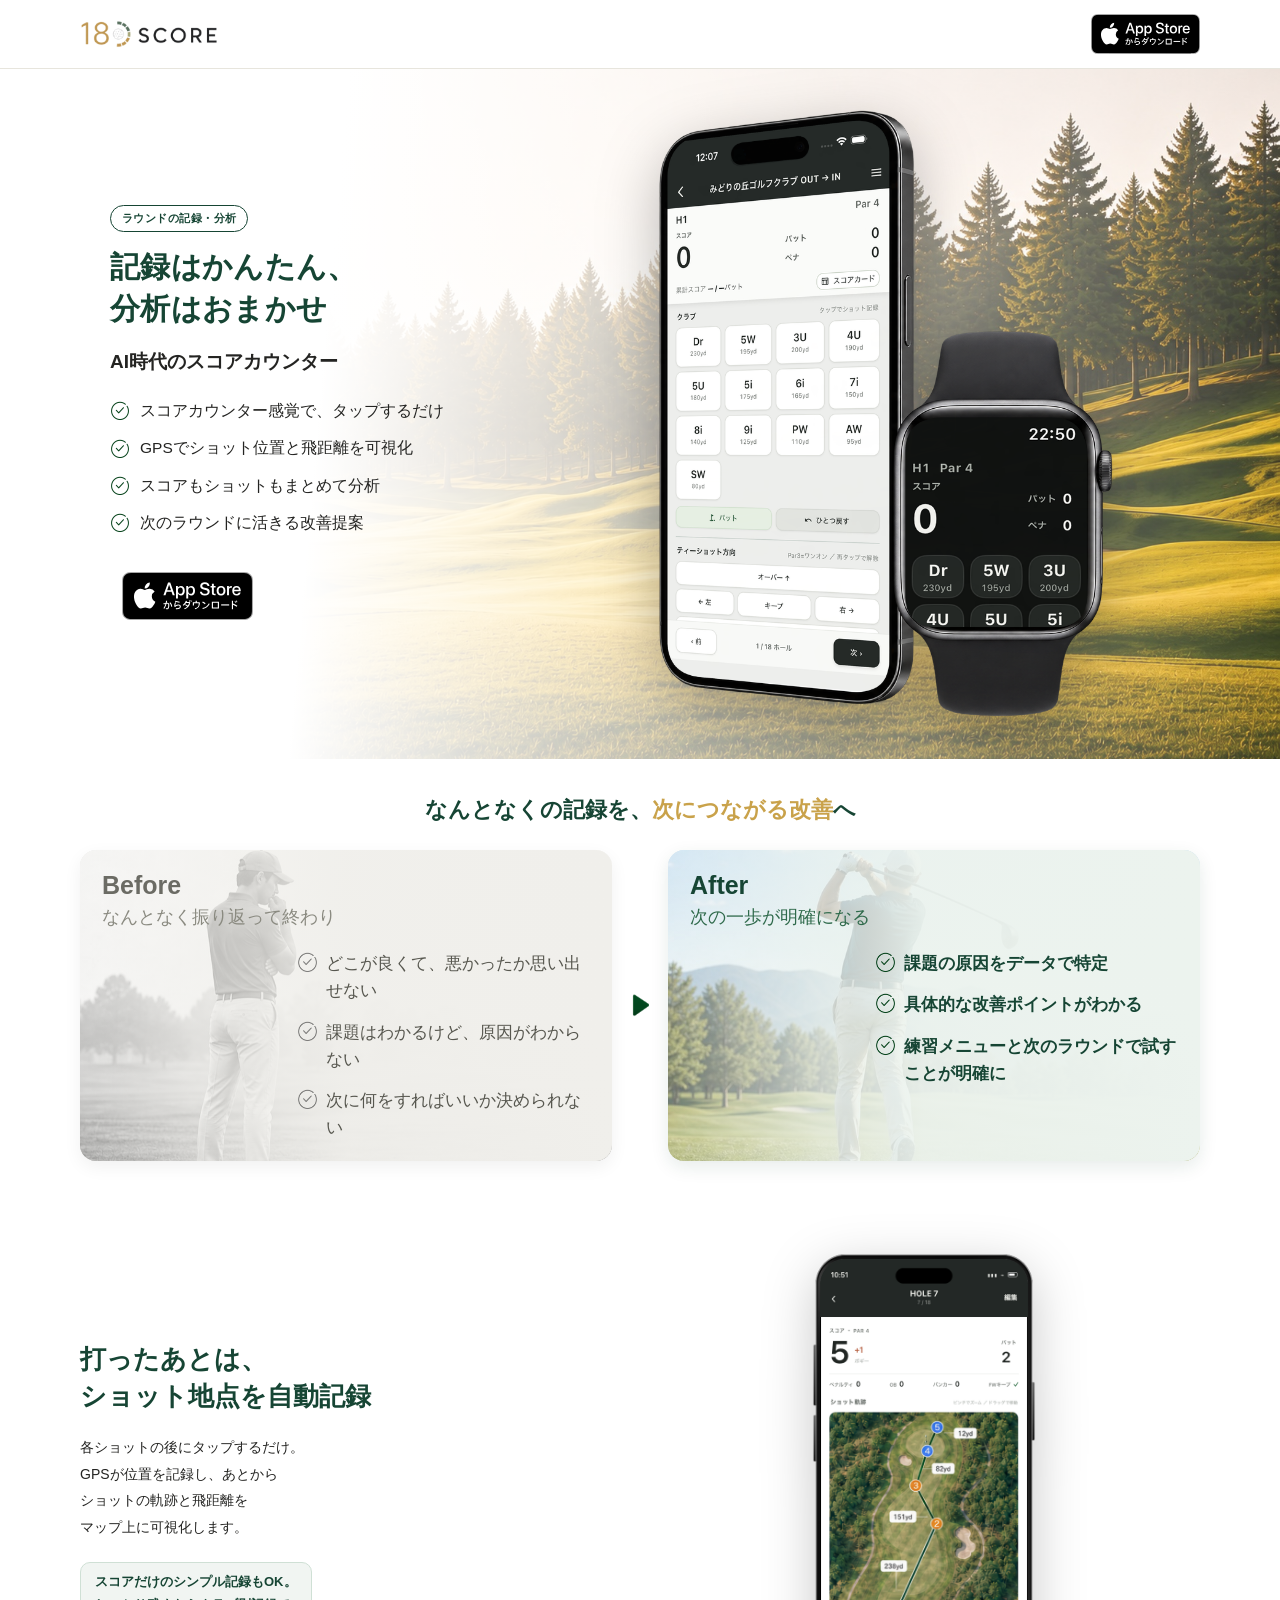
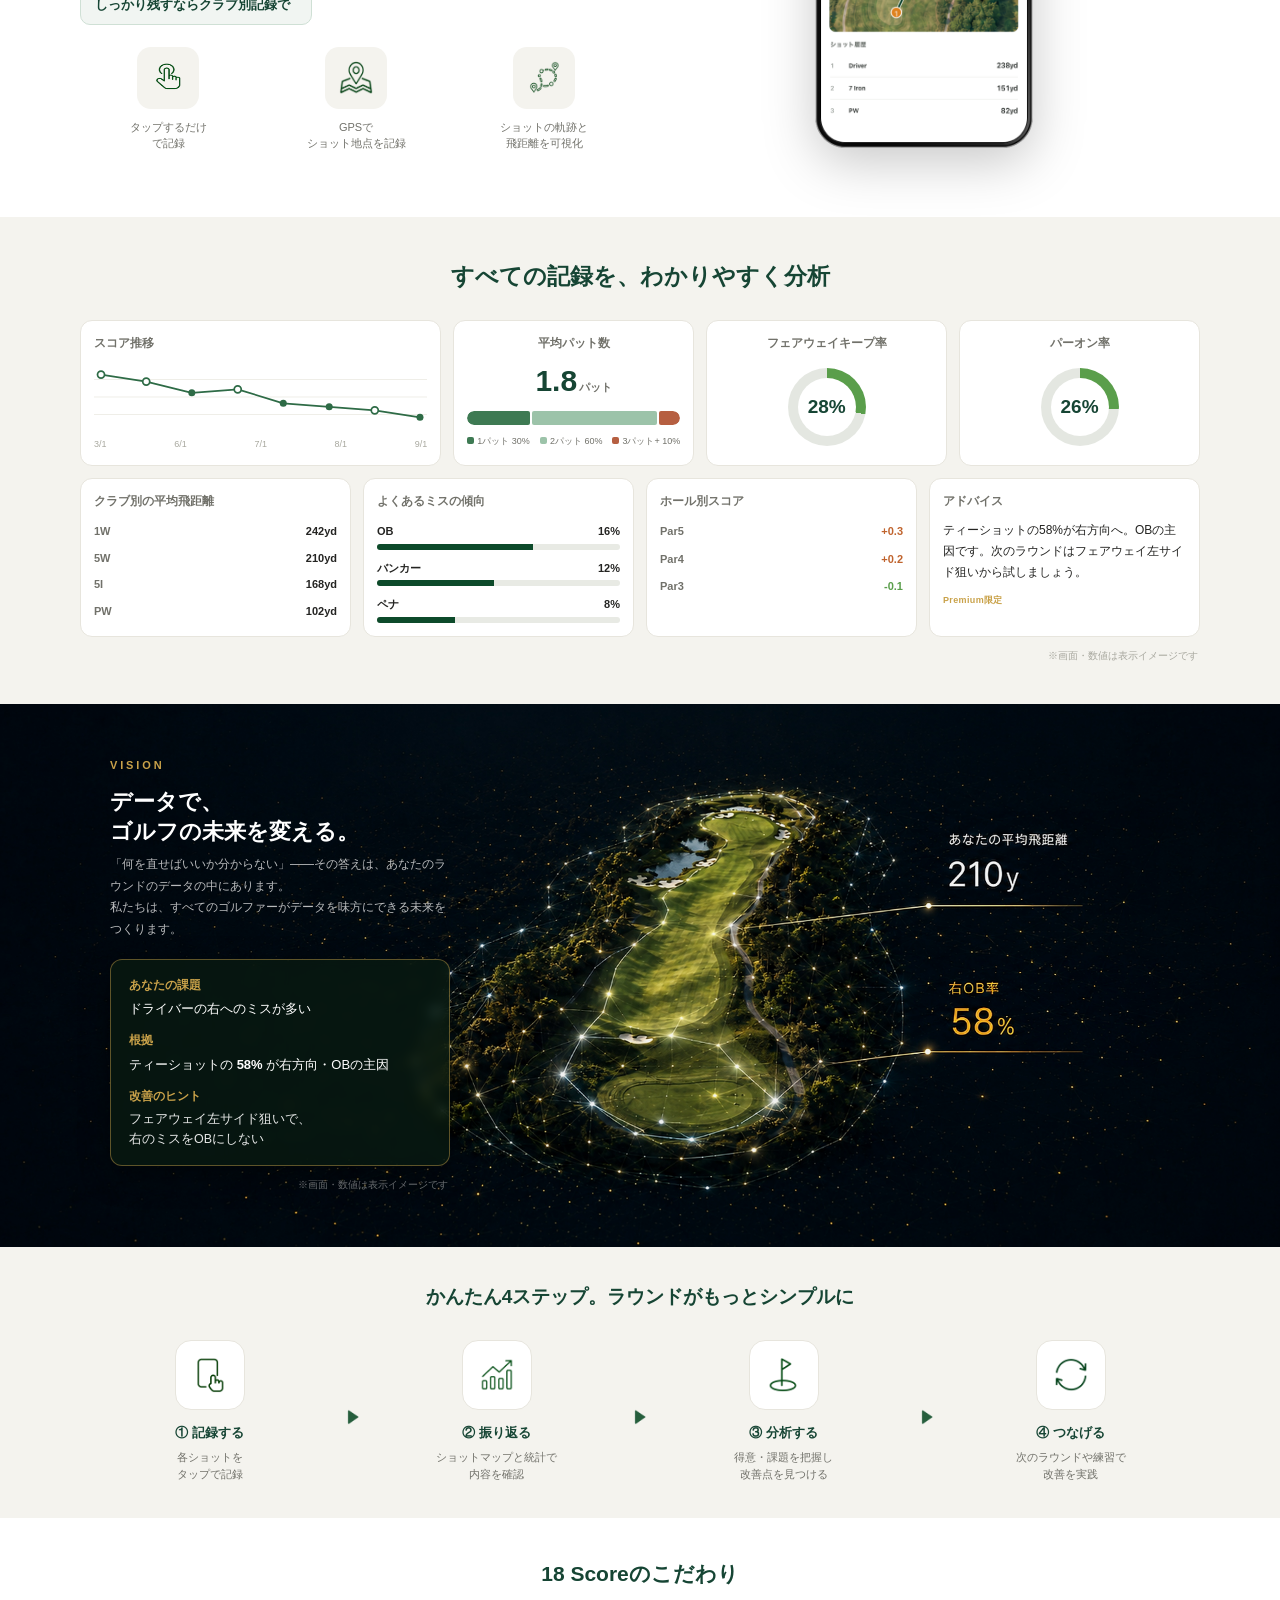
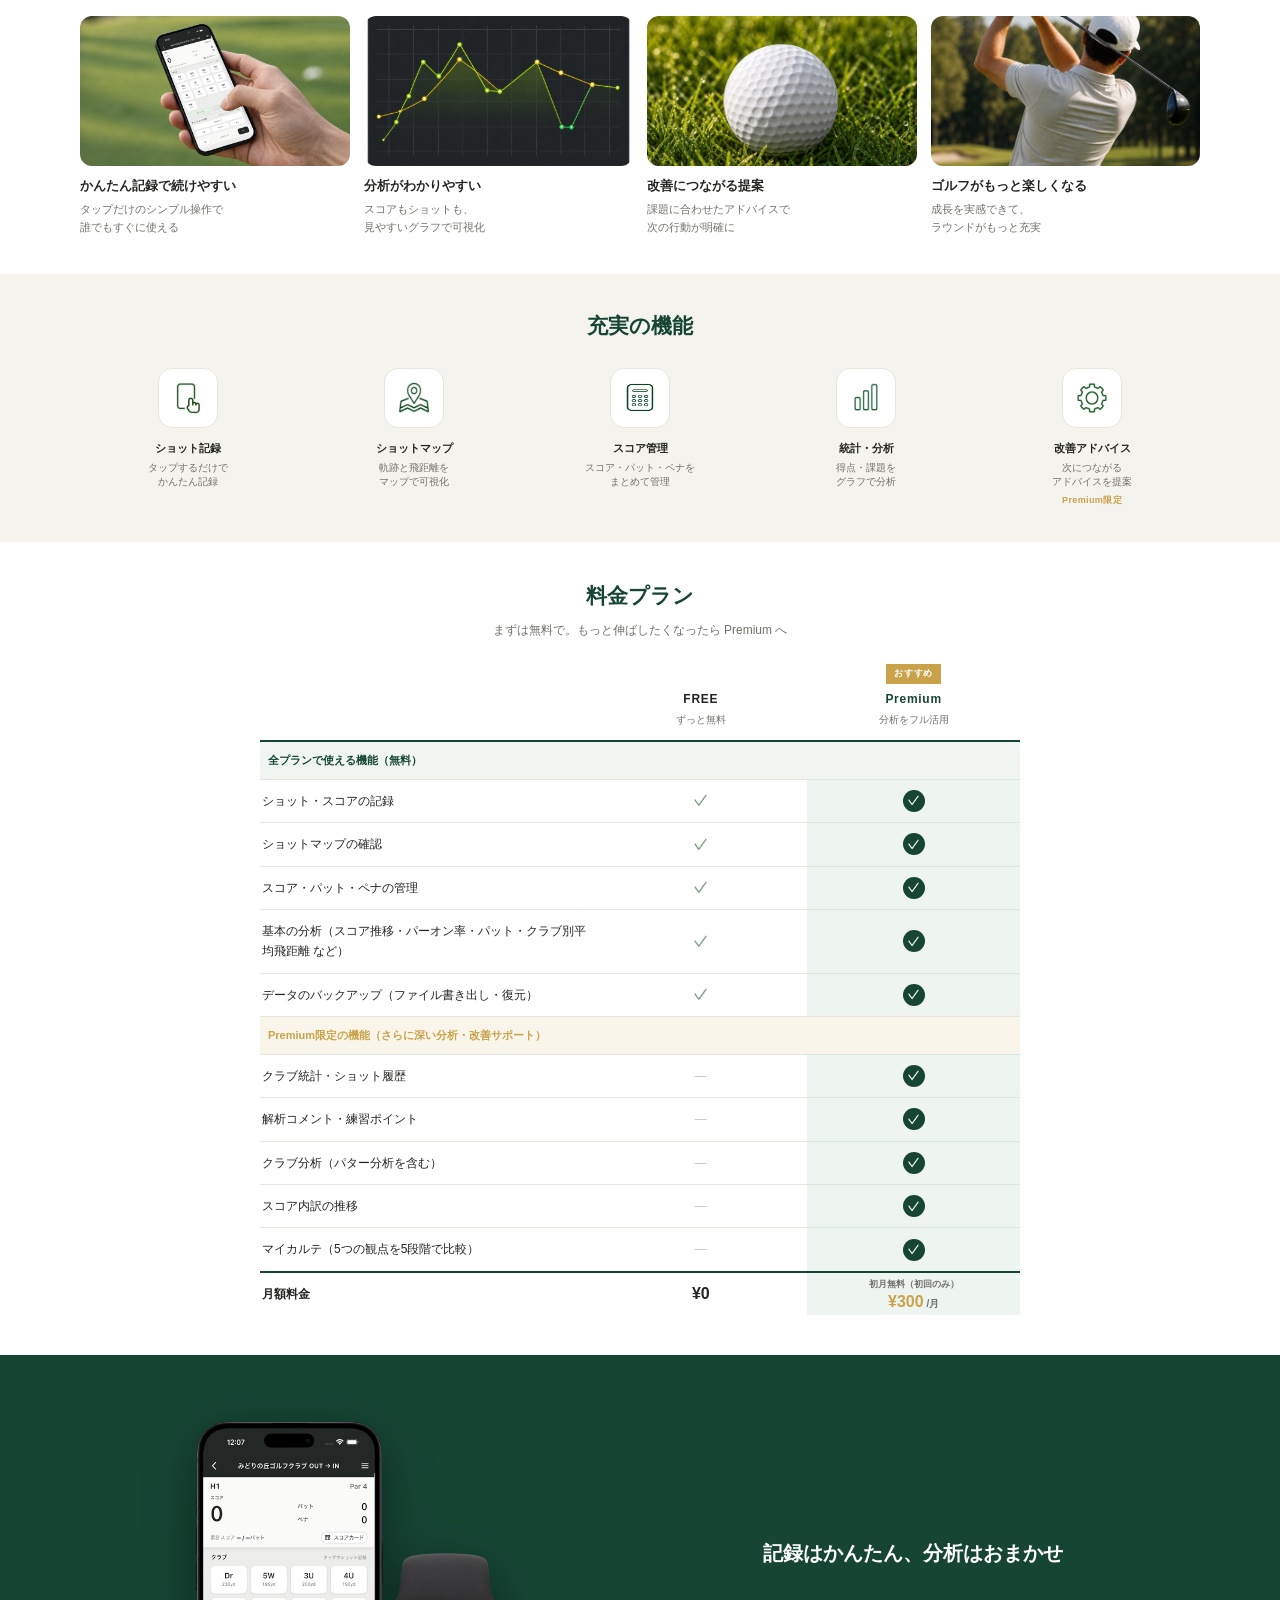
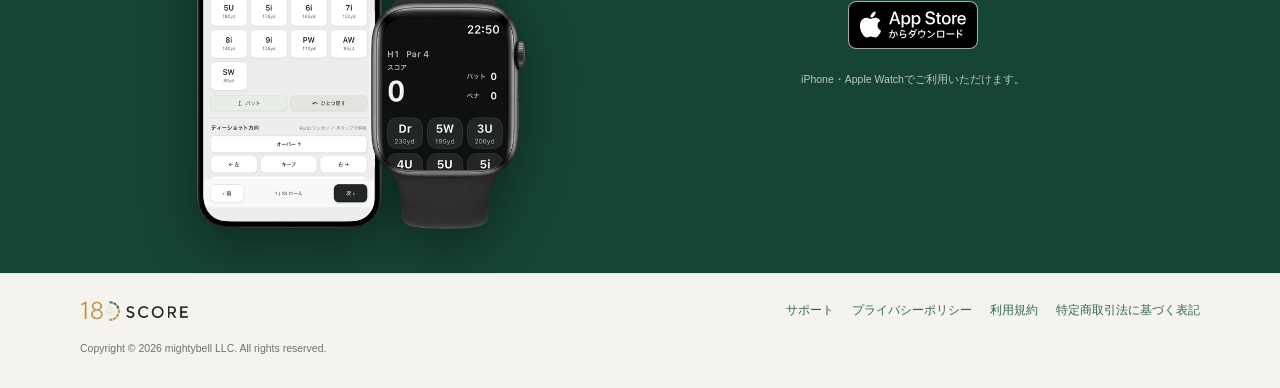
<file: index.html>
<!DOCTYPE html>
<html lang="ja">
<head>
<meta charset="utf-8">
<meta name="viewport" content="width=device-width,initial-scale=1">
<meta name="theme-color" content="#164534">
<title>18 Score｜AI時代のスコアカウンター</title>
<meta name="description" content="ゴルフスコア管理アプリ「18 Score」。記録はかんたん、分析はおまかせ。タップするだけのスコア・ショット記録と、記録をもとにしたラウンドの統計・分析。">
<link rel="canonical" href="https://18score.app/">
<meta property="og:type" content="website">
<meta property="og:site_name" content="18 Score">
<meta property="og:locale" content="ja_JP">
<meta property="og:url" content="https://18score.app/">
<meta property="og:title" content="18 Score｜AI時代のスコアカウンター">
<meta property="og:description" content="記録はかんたん、分析はおまかせ。タップするだけのスコア記録と、記録をもとにしたラウンドの統計・分析。">
<meta property="og:image" content="https://18score.app/assets/og-card.jpg">
<meta property="og:image:secure_url" content="https://18score.app/assets/og-card.jpg">
<meta property="og:image:type" content="image/jpeg">
<meta property="og:image:width" content="1200">
<meta property="og:image:height" content="630">
<meta property="og:image:alt" content="18 Score｜記録はかんたん、分析はおまかせ">
<meta name="twitter:card" content="summary_large_image">
<meta name="twitter:title" content="18 Score｜AI時代のスコアカウンター">
<meta name="twitter:description" content="記録はかんたん、分析はおまかせ。タップするだけのスコア記録と、記録をもとにしたラウンドの統計・分析。">
<meta name="twitter:image" content="https://18score.app/assets/og-card.jpg">
<meta name="twitter:image:alt" content="18 Score｜記録はかんたん、分析はおまかせ">
<link rel="icon" href="assets/favicon-32.png">
<link rel="apple-touch-icon" href="assets/apple-touch-icon.png">
<script src="assets/analytics.js"></script>
<style>
:root{
  --green:#164534; --green-deep:#0d4a2a; --gold:#c9a24a; --btn:#2f6a4b;
  --ink:#242422; --muted:#71716a; --bg:#f4f3ee; --line:#e7e5dd; --check:#5a9e4b;
}
*{box-sizing:border-box}
html{scroll-behavior:smooth}
html,body{margin:0;padding:0}
body{background:#e6e4db;font-family:-apple-system,BlinkMacSystemFont,'SF Pro JP','SF Pro Text','Hiragino Sans','Hiragino Kaku Gothic ProN','Noto Sans JP',sans-serif;color:var(--ink);-webkit-font-smoothing:antialiased;line-height:1.7}
a{color:var(--btn);text-decoration:none}
a:hover{color:var(--green)}
img{display:block;max-width:100%}
.page{max-width:100%;margin:0 auto;background:#fff}
.inner{max-width:1120px;margin-left:auto;margin-right:auto}

/* ---------- top nav ---------- */
.topnav{padding:14px 30px;background:#fff;border-bottom:1px solid var(--line);position:sticky;top:0;z-index:50}
.topnav .inner{display:flex;align-items:center;justify-content:space-between}
.topnav img{height:28px;width:auto}
.app-store-link{display:inline-block;line-height:0;padding:12px;vertical-align:middle}
.app-store-link img{height:48px;width:auto}
.app-store-link:focus-visible{outline:3px solid var(--gold);outline-offset:3px;border-radius:6px}
.topnav .app-store-link{padding:10px;margin:-10px}
.topnav .app-store-link img{height:40px;width:auto}

/* ---------- hero ---------- */
.hero{position:relative;overflow:hidden;background:#fff}
.hero-bg{position:absolute;inset:0;background-image:url(assets/lp/hero-bg.jpg?v=2);background-size:cover;background-position:right center}
.hero-veil{position:absolute;inset:0;background:linear-gradient(95deg,#fff 26%,rgba(255,255,255,.72) 50%,rgba(255,255,255,.12) 100%)}
.hero .inner{position:relative;padding:34px 30px 26px}
.hero-grid{display:grid;grid-template-columns:0.92fr 1.08fr;gap:8px;align-items:center}
.hero-badge{display:inline-block;border:1px solid var(--green);color:var(--green);font-size:11px;font-weight:700;letter-spacing:.04em;padding:3px 11px;border-radius:20px;margin-bottom:14px}
.hero h1{margin:0 0 16px;font-size:30px;line-height:1.4;font-weight:900;color:var(--green);letter-spacing:.01em}
.hl{position:relative;display:inline-block;color:var(--green);white-space:nowrap}
.hl::after{content:"";position:absolute;left:-2px;right:-2px;bottom:2px;height:8px;background:var(--gold);opacity:.5;z-index:-1;border-radius:1px}
.hero-sub{margin:0 0 20px;font-size:19px;font-weight:700;color:var(--ink)}
.hero-checks{list-style:none;margin:0 0 24px;padding:0;display:flex;flex-direction:column;gap:11px}
.hero-checks li{display:flex;align-items:center;gap:10px;font-size:15.5px;font-weight:500}
.hero-checks img{width:20px;height:20px}

.hero-visual{display:flex;justify-content:center;align-items:center;position:relative;z-index:0}
.hero-visual img{width:100%;max-width:490px;filter:drop-shadow(0 18px 30px rgba(0,0,0,.28))}

/* ---------- before / after ---------- */
.ba{position:relative;padding:34px 30px 40px;background:#fff}
.ba h2{margin:0 0 24px;text-align:center;font-size:22px;font-weight:900;color:var(--green);line-height:1.5}
.ba h2 .gold{color:var(--gold)}
.ba-grid{display:grid;grid-template-columns:1fr auto 1fr;gap:14px;align-items:stretch}
.ba-card{position:relative;border-radius:16px;overflow:hidden;min-height:250px}
.ba-card.before{background:#e9e8e3;box-shadow:0 6px 18px rgba(0,0,0,.06)}
.ba-card.after{background:#e7efe9;box-shadow:0 6px 18px rgba(22,69,52,.1)}
.ba-photo{position:absolute;inset:0;background-size:auto 150%;background-repeat:no-repeat;background-position:left 30% center}
.ba-card.before .ba-photo{background-image:url(assets/lp/before-card.jpg);filter:grayscale(1) brightness(1.08)}
.ba-card.after .ba-photo{background-image:url(assets/lp/after-card.jpg);filter:brightness(1.08)}
.ba-card.before .ba-veil{position:absolute;inset:0;background:linear-gradient(90deg,rgba(240,239,235,.35) 0%,rgba(240,239,235,.78) 30%,rgba(240,239,235,.96) 50%,rgba(240,239,235,1) 100%)}
.ba-card.after .ba-veil{position:absolute;inset:0;background:linear-gradient(90deg,rgba(236,243,238,.35) 0%,rgba(236,243,238,.78) 28%,rgba(236,243,238,.96) 48%,rgba(236,243,238,1) 100%)}
.ba-body{position:relative;padding:20px 22px;height:100%}
.ba-title{font-size:25px;font-weight:900;line-height:1.2}
.ba-card.before .ba-title{color:#6b6b64}
.ba-card.after .ba-title{color:var(--green)}
.ba-caption{font-size:18px;margin-top:2px}
.ba-card.before .ba-caption{color:#8a8a80}
.ba-card.after .ba-caption{color:var(--btn)}
.ba-head{margin-bottom:18px}
.ba-list{list-style:none;margin:0 0 0 auto;padding:0;width:60%;display:flex;flex-direction:column;gap:14px}
.ba-card.after .ba-list{width:62%}
.ba-list li{display:flex;align-items:flex-start;gap:8px;font-size:17px;line-height:1.6}
.ba-card.before .ba-list li{color:#57574f}
.ba-card.after .ba-list li{color:var(--green);font-weight:600}
.ba-list img{width:21px;height:21px;flex:none;margin-top:2px}
.ba-card.before .ba-list img{filter:grayscale(1) opacity(.6)}
.ba-arrow{align-self:center}
.ba-arrow img{width:28px;height:28px}

/* ---------- auto record ---------- */
.record{padding:44px 30px 40px;background:#fff}
.record-grid{display:grid;grid-template-columns:1fr 1fr;gap:16px;align-items:start}
.record-copy{margin-top:96px}
.record h2{margin:0 0 20px;font-size:26px;font-weight:900;color:var(--green);line-height:1.4}
.record p{margin:0 0 22px;font-size:14px;color:var(--ink);line-height:1.9}
.simple-pill{display:inline-block;background:#f1f5f2;border:1px solid #cfe0d5;color:var(--green);font-size:13px;font-weight:700;line-height:1.7;border-radius:10px;padding:8px 14px;margin-bottom:22px}
.record-points{display:flex;gap:12px}
.record-point{flex:1;text-align:center}
.record-point .tile{width:62px;height:62px;margin:0 auto 10px;border-radius:14px;background:var(--bg);display:grid;place-items:center}
.record-point .tile img{width:34px;height:34px}
.record-point .label{font-size:11px;font-weight:500;color:var(--muted);line-height:1.5}
.record-visual{display:flex;justify-content:center;align-items:flex-start;position:relative;z-index:2;overflow:visible;margin-top:-20px}
.record-visual img{width:min(598px,100%);filter:drop-shadow(0 14px 26px rgba(0,0,0,.22))}

/* ---------- analyze dashboard ---------- */
.analyze{padding:40px 30px;background:var(--bg)}
.analyze h2{margin:0 0 24px;text-align:center;font-size:23px;font-weight:900;color:var(--green)}
.dash-row1{display:grid;grid-template-columns:1.5fr 1fr 1fr 1fr;gap:12px;margin-bottom:12px}
.dash-row2{display:grid;grid-template-columns:1fr 1fr 1fr 1fr;gap:12px}
.card{background:#fff;border:1px solid var(--line);border-radius:12px;padding:13px}
.dash-row1 .card{display:flex;flex-direction:column}
.card-label{font-size:11.5px;font-weight:700;color:var(--muted);margin-bottom:8px;flex-shrink:0}
.card-body{flex:1;display:flex;flex-direction:column;justify-content:center}
.card-center{text-align:center;display:flex;flex-direction:column;justify-content:center}
.chart-img{display:block;width:100%;height:auto}
.chart-axis{display:flex;justify-content:space-between;font-size:9px;color:#a8a89f;margin-top:5px}
.big-num{font-size:30px;font-weight:900;color:var(--green);line-height:1.1}
.big-num small{font-size:11px;font-weight:700;color:var(--muted);margin-left:2px}
.donut{width:78px;height:78px;margin:0 auto;border-radius:50%;display:grid;place-items:center}
.putt-bar{display:flex;width:100%;height:14px;border-radius:7px;overflow:hidden;gap:2px}
.putt-bar span{display:block;height:100%;border-radius:2px}
.putt-bar span:first-child{border-radius:7px 2px 2px 7px}
.putt-bar span:last-child{border-radius:2px 7px 7px 2px}
.putt-legend{display:flex;justify-content:center;gap:7px 10px;flex-wrap:wrap;font-size:9px;color:var(--muted);margin-top:10px;line-height:1.4}
.putt-legend i{display:inline-block;width:7px;height:7px;border-radius:2px;margin-right:3px}
.donut>div{width:58px;height:58px;border-radius:50%;background:#fff;display:grid;place-items:center;font-size:19px;font-weight:900;color:var(--green)}
.stat-list{display:flex;flex-direction:column;gap:8px;font-size:11px}
.stat-list>div{display:flex;justify-content:space-between}
.stat-list span{color:var(--muted);font-weight:700}
.stat-list b{color:var(--ink)}
.bar-list{display:flex;flex-direction:column;gap:9px;font-size:11px}
.bar-list .bar-head{display:flex;justify-content:space-between;margin-bottom:3px}
.bar-list .bar-head span{color:var(--ink);font-weight:700}
.bar-track{height:6px;background:#e8eae4;border-radius:4px;overflow:hidden}
.bar-fill{height:100%;background:var(--green-deep)}
.hole-list{display:flex;flex-direction:column;gap:9px;font-size:11px}
.hole-list>div{display:flex;justify-content:space-between}
.hole-list span{color:var(--muted);font-weight:700}
.plus{color:#c0642e}
.minus{color:var(--check)}
.advice{display:flex;flex-direction:column}
.advice p{margin:0 0 10px;font-size:12px;line-height:1.75;color:var(--ink)}
.mock-note{margin:10px 2px 0;font-size:10px;color:#a8a89f;text-align:right}
.mock-note.on-dark{color:rgba(255,255,255,.45)}
.premium-mini{font-size:9px;font-weight:700;color:var(--gold);letter-spacing:.04em}

/* ---------- course insight (dark) ---------- */
.insight{position:relative;background:#00070e;overflow:hidden}
.insight-bg{position:absolute;inset:0;width:100%;height:100%;object-fit:cover;object-position:center;opacity:.96}
.insight .inner{position:relative;padding:52px 30px 54px}
.insight-copy{max-width:340px}
.insight-eyebrow{font-size:11px;font-weight:800;letter-spacing:.26em;color:var(--gold);margin:0 0 12px}
.insight h2{margin:0 0 6px;font-size:22px;font-weight:900;color:#fff;line-height:1.4}
.insight-lead{margin:0 0 18px;font-size:12px;color:rgba(255,255,255,.72);line-height:1.8}
.insight-photo{display:none}
.insight-card{background:rgba(10,30,18,.66);border:1px solid rgba(201,162,74,.45);border-radius:12px;padding:16px 18px;backdrop-filter:blur(6px);box-shadow:0 10px 30px rgba(0,0,0,.4)}
.insight-card .k{font-size:11.5px;font-weight:700;color:var(--gold);margin-bottom:3px}
.insight-card .v{font-size:13px;color:#fff;margin-bottom:11px;font-weight:500}
.insight-card .hint{font-size:12.5px;color:rgba(255,255,255,.9);line-height:1.6}

/* ---------- 4 steps ---------- */
.steps{padding:34px 30px;background:var(--bg)}
.steps h2{margin:0 0 26px;text-align:center;font-size:19px;font-weight:900;color:var(--green)}
.steps-grid{display:grid;grid-template-columns:1fr auto 1fr auto 1fr auto 1fr;gap:6px;align-items:start}
.step{text-align:center}
.step .tile{width:70px;height:70px;margin:0 auto 12px;border-radius:16px;background:#fff;border:1px solid var(--line);display:grid;place-items:center}
.step .tile img{width:36px;height:36px}
.step .name{font-size:13px;font-weight:900;color:var(--green);margin-bottom:5px}
.step .desc{font-size:11px;color:var(--muted);line-height:1.6}
.step-arrow{align-self:center;padding-top:10px}
.step-arrow img{width:16px;height:16px;opacity:.85}

/* ---------- reasons ---------- */
.reasons{padding:38px 30px;background:#fff}
.reasons h2{margin:0 0 24px;text-align:center;font-size:21px;font-weight:900;color:var(--green)}
.reasons-grid{display:grid;grid-template-columns:repeat(4,1fr);gap:14px}
.reason-photo{border-radius:12px;overflow:hidden;height:150px;margin-bottom:10px;background:#eee}
.reason-photo.dark{background:#0a130c}
.reason-photo img{width:100%;height:100%;object-fit:cover;object-position:center}
.reason-photo img.pos-58{object-position:center 42%}
.reason-photo img.pos-38{object-position:center 38%}
.reason-name{font-size:12.5px;font-weight:900;color:var(--ink);margin-bottom:4px}
.reason-desc{font-size:11px;color:var(--muted);line-height:1.6}

/* ---------- features ---------- */
.features{padding:34px 30px;background:var(--bg)}
.features h2{margin:0 0 24px;text-align:center;font-size:21px;font-weight:900;color:var(--green)}
.features-grid{display:grid;grid-template-columns:repeat(5,1fr);gap:10px;text-align:center}
.feature .tile{width:60px;height:60px;margin:0 auto 11px;border-radius:14px;background:#fff;border:1px solid var(--line);display:grid;place-items:center}
.feature .tile img{width:32px;height:32px}
.feature .name{font-size:11px;font-weight:900;color:var(--ink);margin-bottom:3px}
.feature .desc{font-size:9.5px;color:var(--muted);line-height:1.55}

/* ---------- pricing ---------- */
.pricing{padding:36px 30px 40px;background:#fff}
.pricing h2{margin:0 0 6px;text-align:center;font-size:21px;font-weight:900;color:var(--green)}
.pricing .lead{margin:0 0 22px;text-align:center;font-size:12px;color:var(--muted)}
.price-table{width:100%;max-width:760px;margin-left:auto;margin-right:auto;border-collapse:collapse;font-size:12px;table-layout:fixed}
.price-table th{border:0;vertical-align:bottom;padding:0 6px 12px;text-align:center}
.price-table th:first-child{width:44%}
.plan-name{font-size:12px;font-weight:900;color:var(--ink);letter-spacing:.06em}
.plan-name.premium{color:var(--green)}
.plan-sub{font-size:10px;font-weight:500;color:var(--muted);margin-top:2px}
.plan-badge{display:inline-block;background:var(--gold);color:#fff;font-size:9px;font-weight:900;letter-spacing:.08em;padding:2px 8px;margin-bottom:5px}
.tr-group td{padding:9px 8px;font-weight:900;font-size:11px;white-space:nowrap}
.tr-group.free-group{background:#f1f5f2}
.tr-group.free-group td{color:var(--green);border-top:2px solid var(--green)}
.tr-group.premium-group{background:#faf5ea}
.tr-group.premium-group td{color:var(--gold);border-top:1px solid var(--line)}
.price-table tbody td{border-top:1px solid var(--line)}
.price-table td.feat{padding:11px 2px}
.price-table td.mark{text-align:center}
.price-table td.premium-col{background:#eef5f0;border-top:1px solid #d9e8df}
.check-free{width:13px;height:13px;margin:0 auto;opacity:.55}
.check-badge{display:inline-flex;width:22px;height:22px;border-radius:50%;background:var(--green);align-items:center;justify-content:center;vertical-align:middle}
.check-badge img{width:11px;height:11px;filter:brightness(0) invert(1)}
.dash{color:#c5c5bd}
.tr-price td{border-top:2px solid var(--green)!important}
.tr-price .feat{padding:14px 2px;font-weight:900;color:var(--ink)}
.tr-price .free-price{text-align:center;font-weight:900;font-size:16px;color:var(--ink)}
.tr-price .premium-price{text-align:center}
.tr-price .premium-price .trial{font-size:9px;font-weight:700;color:var(--muted)}
.tr-price .premium-price .amount{font-size:16px;font-weight:900;color:var(--green);line-height:1.2}
.tr-price .premium-price .amount .gold{color:var(--gold)}
.tr-price .premium-price .amount small{font-size:10px;color:var(--muted);font-weight:700}

/* ---------- final CTA ---------- */
.cta{background:var(--green);padding:0;overflow:hidden}
.cta-grid{display:grid;grid-template-columns:1fr 1fr;align-items:center;gap:0}
.cta-visual{display:flex;justify-content:center;align-items:flex-end;padding:22px 0 0;overflow:hidden}
.cta-visual img{width:118%;max-width:none;filter:drop-shadow(0 14px 26px rgba(0,0,0,.4))}
.cta-copy{padding:34px 34px 34px 20px}
.cta-copy .msg{font-size:20px;font-weight:900;color:#fff;line-height:1.55;margin-bottom:20px;text-align:center}
.cta-copy .app-store-link{display:table;margin:0 auto}
.cta-note{font-size:10.5px;color:rgba(255,255,255,.7);text-align:center;margin-top:10px}

/* ---------- footer ---------- */
.site-footer{background:var(--bg);border-top:1px solid var(--line);padding:26px 30px 30px}
.site-footer .inner{display:flex;flex-wrap:wrap;gap:14px 24px;align-items:center;justify-content:space-between}
.site-footer img{height:22px;width:auto}
.footer-nav{display:flex;flex-wrap:wrap;gap:6px 18px;font-size:11.5px}
.footer-copy{width:100%;font-size:10.5px;color:var(--muted);margin-top:4px}

.br-sp{display:none}
/* ---------- responsive ---------- */
@media (max-width:900px){
  .br-sp{display:inline}
  .topnav{padding:12px 18px}
  .hero .inner{padding:28px 18px 26px}
  .hero-grid{grid-template-columns:1fr;gap:0}
  .hero-veil{background:linear-gradient(180deg,#fff 42%,rgba(255,255,255,.82) 68%,rgba(255,255,255,.3) 100%)}
  .hero h1{font-size:26px}
  .hero-visual{margin-top:14px}
  .hero-visual img{width:100%;max-width:400px}
  .ba,.record,.analyze,.steps,.reasons,.features,.pricing{padding-left:18px;padding-right:18px}
  .ba-grid{grid-template-columns:1fr}
  .ba-arrow{justify-self:center;transform:rotate(90deg)}
  .record-grid{grid-template-columns:1fr}
  .record-copy{margin-top:0}
  .record-visual{margin-top:0}
  .dash-row1,.dash-row2{grid-template-columns:1fr 1fr}
  .steps-grid{grid-template-columns:1fr 1fr;gap:18px 10px}
  .step-arrow{display:none}
  .reasons-grid{grid-template-columns:1fr 1fr}
  .features-grid{grid-template-columns:repeat(3,1fr);gap:14px 10px}
  .insight .inner{padding:32px 20px 36px}
  .insight-bg{display:none}
  .insight-copy{max-width:none}
  .insight-lead{margin-bottom:14px}
  .insight-photo{display:block;width:calc(100% + 40px);margin:0 -20px 8px;aspect-ratio:3/2;object-fit:cover;object-position:55% 50%;-webkit-mask-image:linear-gradient(to bottom,transparent 0,#000 9%,#000 93%,transparent 100%);mask-image:linear-gradient(to bottom,transparent 0,#000 9%,#000 93%,transparent 100%)}
  .insight-card{background:rgba(10,30,18,.9);backdrop-filter:none}
  .cta-grid{grid-template-columns:1fr}
  .cta-copy{padding:28px 22px 32px}
  .cta-visual{order:2;padding:8px 0 0}
  .cta-visual img{width:100%;max-width:520px}
  .price-table th:first-child{width:38%}
}
@media (max-width:480px){
  .features-grid{grid-template-columns:repeat(2,1fr)}
  .hero h1{font-size:23px}
  .hero-sub{font-size:16px}
  .ba-list{width:72%}
  .ba-card.after .ba-list{width:72%}
}
</style>
</head>
<body>
<div class="page">

<!-- ============ TOP NAV ============ -->
<header class="topnav">
  <div class="inner">
    <img src="assets/lp/logo.png" alt="18 Score">
    <a class="app-store-link" data-location="header" href="https://apps.apple.com/jp/app/18-score/id6809644260" aria-label="18 ScoreをApp Storeからダウンロード"><img src="assets/app-store-download-ja.svg" alt="App Storeからダウンロード" width="131" height="48"></a>
  </div>
</header>

<!-- ============ HERO ============ -->
<section class="hero">
  <div class="hero-bg"></div>
  <div class="hero-veil"></div>
  <div class="inner">
    <div class="hero-grid">
      <div>
        <div class="hero-badge">ラウンドの記録・分析</div>
        <h1>記録は<span class="hl">かんたん</span>、<br>分析はおまかせ</h1>
        <p class="hero-sub">AI時代のスコアカウンター</p>
        <ul class="hero-checks">
          <li><img src="assets/lp/icon-check-circle.png" alt="">スコアカウンター感覚で、タップするだけ</li>
          <li><img src="assets/lp/icon-check-circle.png" alt="">GPSでショット位置と飛距離を可視化</li>
          <li><img src="assets/lp/icon-check-circle.png" alt="">スコアもショットもまとめて分析</li>
          <li><img src="assets/lp/icon-check-circle.png" alt="">次のラウンドに活きる改善提案</li>
        </ul>
        <div><a class="app-store-link" data-location="hero" href="https://apps.apple.com/jp/app/18-score/id6809644260" aria-label="18 ScoreをApp Storeからダウンロード"><img src="assets/app-store-download-ja.svg" alt="App Storeからダウンロード" width="131" height="48"></a></div>
      </div>
      <div class="hero-visual">
        <img src="assets/lp/hero-devices.png?v=2" alt="18 Score アプリ（iPhoneとApple Watch）">
      </div>
    </div>
  </div>
</section>

<!-- ============ BEFORE / AFTER ============ -->
<section class="ba">
  <div class="inner">
    <h2>なんとなくの記録を、<br class="br-sp"><span class="gold">次につながる改善</span>へ</h2>
    <div class="ba-grid">
      <div class="ba-card before">
        <div class="ba-photo"></div>
        <div class="ba-veil"></div>
        <div class="ba-body">
          <div class="ba-head">
            <div class="ba-title">Before</div>
            <div class="ba-caption">なんとなく振り返って終わり</div>
          </div>
          <ul class="ba-list">
            <li><img src="assets/lp/icon-check-circle.png" alt="">どこが良くて、悪かったか思い出せない</li>
            <li><img src="assets/lp/icon-check-circle.png" alt="">課題はわかるけど、原因がわからない</li>
            <li><img src="assets/lp/icon-check-circle.png" alt="">次に何をすればいいか決められない</li>
          </ul>
        </div>
      </div>
      <div class="ba-arrow"><img src="assets/lp/icon-play-1.png" alt="→"></div>
      <div class="ba-card after">
        <div class="ba-photo"></div>
        <div class="ba-veil"></div>
        <div class="ba-body">
          <div class="ba-head">
            <div class="ba-title">After</div>
            <div class="ba-caption">次の一歩が明確になる</div>
          </div>
          <ul class="ba-list">
            <li><img src="assets/lp/icon-check-circle.png" alt="">課題の原因をデータで特定</li>
            <li><img src="assets/lp/icon-check-circle.png" alt="">具体的な改善ポイントがわかる</li>
            <li><img src="assets/lp/icon-check-circle.png" alt="">練習メニューと次のラウンドで試すことが明確に</li>
          </ul>
        </div>
      </div>
    </div>
  </div>
</section>

<!-- ============ AUTO-RECORD ============ -->
<section id="features" class="record">
  <div class="inner">
    <div class="record-grid">
      <div class="record-copy">
        <h2>打ったあとは、<br>ショット地点を自動記録</h2>
        <p>各ショットの後にタップするだけ。<br>GPSが位置を記録し、あとから<br>ショットの軌跡と飛距離を<br>マップ上に可視化します。</p>
        <div class="simple-pill">スコアだけのシンプル記録もOK。<br>しっかり残すならクラブ別記録で</div>
        <div class="record-points">
          <div class="record-point">
            <div class="tile"><img src="assets/lp/icon-hand-tap.png" alt=""></div>
            <div class="label">タップするだけ<br>で記録</div>
          </div>
          <div class="record-point">
            <div class="tile"><img src="assets/lp/icon-map-pin.png" alt=""></div>
            <div class="label">GPSで<br>ショット地点を記録</div>
          </div>
          <div class="record-point">
            <div class="tile"><img src="assets/lp/icon-route-dotted.png" alt=""></div>
            <div class="label">ショットの軌跡と<br>飛距離を可視化</div>
          </div>
        </div>
      </div>
      <div class="record-visual">
        <img src="assets/lp/shot-map-phone.png" alt="ショット軌跡をマップ上に表示した18 Scoreの画面">
      </div>
    </div>
  </div>
</section>

<!-- ============ ANALYZE DASHBOARD ============ -->
<section class="analyze">
  <div class="inner">
    <h2>すべての記録を、わかりやすく分析</h2>
    <div class="dash-row1">
      <div class="card">
        <div class="card-label">スコア推移</div>
        <div class="card-body">
          <img class="chart-img" src="assets/lp/chart-score-trend.svg" alt="スコア推移グラフ">
                    <div class="chart-axis"><span>3/1</span><span>6/1</span><span>7/1</span><span>8/1</span><span>9/1</span></div>
        </div>
      </div>
      <div class="card" style="text-align:center">
        <div class="card-label" style="margin-bottom:6px">平均パット数</div>
        <div class="card-body">
          <div class="big-num" style="margin-bottom:14px">1.8<small>パット</small></div>
          <div class="putt-bar">
            <span style="width:30%;background:#3E7A53"></span>
            <span style="width:60%;background:#9CC3A9"></span>
            <span style="width:10%;background:#B65F41"></span>
          </div>
          <div class="putt-legend"><span><i style="background:#3E7A53"></i>1パット 30%</span><span><i style="background:#9CC3A9"></i>2パット 60%</span><span><i style="background:#B65F41"></i>3パット+ 10%</span></div>
        </div>
      </div>
      <div class="card" style="text-align:center">
        <div class="card-label">フェアウェイキープ率</div>
        <div class="card-body">
          <div class="donut" style="background:conic-gradient(var(--check) 0 28%,#e4e7e1 28% 100%)"><div>28%</div></div>
        </div>
      </div>
      <div class="card" style="text-align:center">
        <div class="card-label">パーオン率</div>
        <div class="card-body">
          <div class="donut" style="background:conic-gradient(var(--check) 0 26%,#e4e7e1 26% 100%)"><div>26%</div></div>
        </div>
      </div>
    </div>
    <div class="dash-row2">
      <div class="card">
        <div class="card-label" style="margin-bottom:10px">クラブ別の平均飛距離</div>
        <div class="stat-list">
          <div><span>1W</span><b>242yd</b></div>
          <div><span>5W</span><b>210yd</b></div>
          <div><span>5I</span><b>168yd</b></div>
          <div><span>PW</span><b>102yd</b></div>
        </div>
      </div>
      <div class="card">
        <div class="card-label" style="margin-bottom:10px">よくあるミスの傾向</div>
        <div class="bar-list">
          <div><div class="bar-head"><span>OB</span><b>16%</b></div><div class="bar-track"><div class="bar-fill" style="width:64%"></div></div></div>
          <div><div class="bar-head"><span>バンカー</span><b>12%</b></div><div class="bar-track"><div class="bar-fill" style="width:48%"></div></div></div>
          <div><div class="bar-head"><span>ペナ</span><b>8%</b></div><div class="bar-track"><div class="bar-fill" style="width:32%"></div></div></div>
        </div>
      </div>
      <div class="card">
        <div class="card-label" style="margin-bottom:10px">ホール別スコア</div>
        <div class="hole-list">
          <div><span>Par5</span><b class="plus">+0.3</b></div>
          <div><span>Par4</span><b class="plus">+0.2</b></div>
          <div><span>Par3</span><b class="minus">-0.1</b></div>
        </div>
      </div>
      <div class="card advice">
        <div class="card-label">アドバイス</div>
        <p>ティーショットの58%が右方向へ。OBの主因です。次のラウンドはフェアウェイ左サイド狙いから試しましょう。</p>
        <div class="premium-mini">Premium限定</div>
      </div>
    </div>
    <p class="mock-note">※画面・数値は表示イメージです</p>
  </div>
</section>

<!-- ============ COURSE INSIGHT (DARK) ============ -->
<section class="insight">
  <img class="insight-bg" src="assets/lp/course-map.jpg?v=3" alt="">
  <div class="inner">
    <div class="insight-copy">
      <div class="insight-eyebrow">VISION</div>
      <h2>データで、<br>ゴルフの未来を変える。</h2>
      <p class="insight-lead">「何を直せばいいか分からない」——その答えは、あなたのラウンドのデータの中にあります。<br>私たちは、すべてのゴルファーがデータを味方にできる未来をつくります。</p>
      <img class="insight-photo" src="assets/lp/course-map-mobile.jpg" alt="コースとラウンドデータのイメージ">
      <div class="insight-card">
        <div class="k">あなたの課題</div>
        <div class="v">ドライバーの右へのミスが多い</div>
        <div class="k">根拠</div>
        <div class="v">ティーショットの <b>58%</b> が右方向・OBの主因</div>
        <div class="k">改善のヒント</div>
        <div class="hint">フェアウェイ左サイド狙いで、<br>右のミスをOBにしない</div>
      </div>
      <p class="mock-note on-dark">※画面・数値は表示イメージです</p>
    </div>
  </div>
</section>

<!-- ============ 4 STEPS ============ -->
<section class="steps">
  <div class="inner">
    <h2>かんたん4ステップ。<br class="br-sp">ラウンドがもっとシンプルに</h2>
    <div class="steps-grid">
      <div class="step">
        <div class="tile"><img src="assets/lp/icon-phone-tap.png" alt=""></div>
        <div class="name">① 記録する</div>
        <div class="desc">各ショットを<br>タップで記録</div>
      </div>
      <div class="step-arrow"><img src="assets/lp/icon-play-2.png" alt=""></div>
      <div class="step">
        <div class="tile"><img src="assets/lp/icon-growth-arrow.png" alt=""></div>
        <div class="name">② 振り返る</div>
        <div class="desc">ショットマップと統計で<br>内容を確認</div>
      </div>
      <div class="step-arrow"><img src="assets/lp/icon-play-2.png" alt=""></div>
      <div class="step">
        <div class="tile"><img src="assets/lp/icon-flag-pin.png" alt=""></div>
        <div class="name">③ 分析する</div>
        <div class="desc">得意・課題を把握し<br>改善点を見つける</div>
      </div>
      <div class="step-arrow"><img src="assets/lp/icon-play-2.png" alt=""></div>
      <div class="step">
        <div class="tile"><img src="assets/lp/icon-sync-arrows.png" alt=""></div>
        <div class="name">④ つなげる</div>
        <div class="desc">次のラウンドや練習で<br>改善を実践</div>
      </div>
    </div>
  </div>
</section>

<!-- ============ REASONS ============ -->
<section class="reasons">
  <div class="inner">
    <h2>18 Scoreのこだわり</h2>
    <div class="reasons-grid">
      <div>
        <div class="reason-photo"><img src="assets/lp/reason-record.jpg" alt="手元で18 Scoreを操作している様子"></div>
        <div class="reason-name">かんたん記録で続けやすい</div>
        <div class="reason-desc">タップだけのシンプル操作で<br>誰でもすぐに使える</div>
      </div>
      <div>
        <div class="reason-photo dark"><img src="assets/lp/reason-analysis.jpg?v=2" alt="スコア推移のグラフ"></div>
        <div class="reason-name">分析がわかりやすい</div>
        <div class="reason-desc">スコアもショットも、<br>見やすいグラフで可視化</div>
      </div>
      <div>
        <div class="reason-photo"><img class="pos-58" src="assets/lp/reason-improve.jpg" alt="芝の上のゴルフボール"></div>
        <div class="reason-name">改善につながる提案</div>
        <div class="reason-desc">課題に合わせたアドバイスで<br>次の行動が明確に</div>
      </div>
      <div>
        <div class="reason-photo"><img class="pos-38" src="assets/lp/reason-fun.jpg" alt="スイングするゴルファー"></div>
        <div class="reason-name">ゴルフがもっと楽しくなる</div>
        <div class="reason-desc">成長を実感できて、<br>ラウンドがもっと充実</div>
      </div>
    </div>
  </div>
</section>

<!-- ============ FEATURES GRID ============ -->
<section class="features">
  <div class="inner">
    <h2>充実の機能</h2>
    <div class="features-grid">
      <div class="feature"><div class="tile"><img src="assets/lp/icon-phone-tap.png" alt=""></div><div class="name">ショット記録</div><div class="desc">タップするだけで<br>かんたん記録</div></div>
      <div class="feature"><div class="tile"><img src="assets/lp/icon-map-pin.png" alt=""></div><div class="name">ショットマップ</div><div class="desc">軌跡と飛距離を<br>マップで可視化</div></div>
      <div class="feature"><div class="tile"><img src="assets/lp/icon-calculator.png" alt=""></div><div class="name">スコア管理</div><div class="desc">スコア・パット・ペナを<br>まとめて管理</div></div>
      <div class="feature"><div class="tile"><img src="assets/lp/icon-bar-chart.png" alt=""></div><div class="name">統計・分析</div><div class="desc">得点・課題を<br>グラフで分析</div></div>
      <div class="feature"><div class="tile"><img src="assets/lp/icon-gear.png" alt=""></div><div class="name">改善アドバイス</div><div class="desc">次につながる<br>アドバイスを提案</div><div class="premium-mini" style="margin-top:3px">Premium限定</div></div>
    </div>
  </div>
</section>

<!-- ============ PRICING ============ -->
<section class="pricing">
  <div class="inner">
    <h2>料金プラン</h2>
    <p class="lead">まずは無料で。もっと伸ばしたくなったら Premium へ</p>
    <table class="price-table">
      <thead>
        <tr>
          <th></th>
          <th>
            <div class="plan-name">FREE</div>
            <div class="plan-sub">ずっと無料</div>
          </th>
          <th>
            <div class="plan-badge">おすすめ</div>
            <div class="plan-name premium">Premium</div>
            <div class="plan-sub">分析をフル活用</div>
          </th>
        </tr>
      </thead>
      <tbody>
        <tr class="tr-group free-group"><td colspan="3">全プランで使える機能（無料）</td></tr>
        <tr><td class="feat">ショット・スコアの記録</td><td class="mark"><img class="check-free" src="assets/lp/icon-checkmark.png" alt="対応"></td><td class="mark premium-col"><span class="check-badge"><img src="assets/lp/icon-checkmark.png" alt="対応"></span></td></tr>
        <tr><td class="feat">ショットマップの確認</td><td class="mark"><img class="check-free" src="assets/lp/icon-checkmark.png" alt="対応"></td><td class="mark premium-col"><span class="check-badge"><img src="assets/lp/icon-checkmark.png" alt="対応"></span></td></tr>
        <tr><td class="feat">スコア・パット・ペナの管理</td><td class="mark"><img class="check-free" src="assets/lp/icon-checkmark.png" alt="対応"></td><td class="mark premium-col"><span class="check-badge"><img src="assets/lp/icon-checkmark.png" alt="対応"></span></td></tr>
        <tr><td class="feat">基本の分析（スコア推移・パーオン率・パット・クラブ別平均飛距離 など）</td><td class="mark"><img class="check-free" src="assets/lp/icon-checkmark.png" alt="対応"></td><td class="mark premium-col"><span class="check-badge"><img src="assets/lp/icon-checkmark.png" alt="対応"></span></td></tr>
        <tr><td class="feat">データのバックアップ（ファイル書き出し・復元）</td><td class="mark"><img class="check-free" src="assets/lp/icon-checkmark.png" alt="対応"></td><td class="mark premium-col"><span class="check-badge"><img src="assets/lp/icon-checkmark.png" alt="対応"></span></td></tr>
        <tr class="tr-group premium-group"><td colspan="3">Premium限定の機能（さらに深い分析・改善サポート）</td></tr>
        <tr><td class="feat">クラブ統計・ショット履歴</td><td class="mark dash">—</td><td class="mark premium-col"><span class="check-badge"><img src="assets/lp/icon-checkmark.png" alt="対応"></span></td></tr>
        <tr><td class="feat">解析コメント・練習ポイント</td><td class="mark dash">—</td><td class="mark premium-col"><span class="check-badge"><img src="assets/lp/icon-checkmark.png" alt="対応"></span></td></tr>
        <tr><td class="feat">クラブ分析（パター分析を含む）</td><td class="mark dash">—</td><td class="mark premium-col"><span class="check-badge"><img src="assets/lp/icon-checkmark.png" alt="対応"></span></td></tr>
        <tr><td class="feat">スコア内訳の推移</td><td class="mark dash">—</td><td class="mark premium-col"><span class="check-badge"><img src="assets/lp/icon-checkmark.png" alt="対応"></span></td></tr>
        <tr><td class="feat">マイカルテ（5つの観点を5段階で比較）</td><td class="mark dash">—</td><td class="mark premium-col"><span class="check-badge"><img src="assets/lp/icon-checkmark.png" alt="対応"></span></td></tr>
        <tr class="tr-price">
          <td class="feat">月額料金</td>
          <td class="free-price">¥0</td>
          <td class="premium-price premium-col"><div class="trial">初月無料（初回のみ）</div><div class="amount"><span class="gold">¥300</span><small> /月</small></div></td>
        </tr>
      </tbody>
    </table>
  </div>
</section>

<!-- ============ FINAL CTA ============ -->
<section id="signup" class="cta">
  <div class="inner">
    <div class="cta-grid">
      <div class="cta-visual">
        <img src="assets/lp/cta-devices.png" alt="18 Score アプリ（iPhoneとApple Watch）">
      </div>
      <div class="cta-copy">
        <div class="msg">記録はかんたん、分析はおまかせ</div>
        <a class="app-store-link" data-location="footer" href="https://apps.apple.com/jp/app/18-score/id6809644260" aria-label="18 ScoreをApp Storeからダウンロード"><img src="assets/app-store-download-ja.svg" alt="App Storeからダウンロード" width="131" height="48"></a>
        <div class="cta-note">iPhone・Apple Watchでご利用いただけます。</div>
      </div>
    </div>
  </div>
</section>

<!-- ============ FOOTER ============ -->
<footer class="site-footer">
  <div class="inner">
    <img src="assets/lp/logo.png" alt="18 Score">
    <nav class="footer-nav" aria-label="サポート・法務">
      <a href="./support/">サポート</a>
      <a href="./privacy/">プライバシーポリシー</a>
      <a href="./terms/">利用規約</a>
      <a href="./commerce/">特定商取引法に基づく表記</a>
    </nav>
    <div class="footer-copy">Copyright &copy; 2026 mightybell LLC. All rights reserved.</div>
  </div>
</footer>

</div>
</body>
</html>
</file>
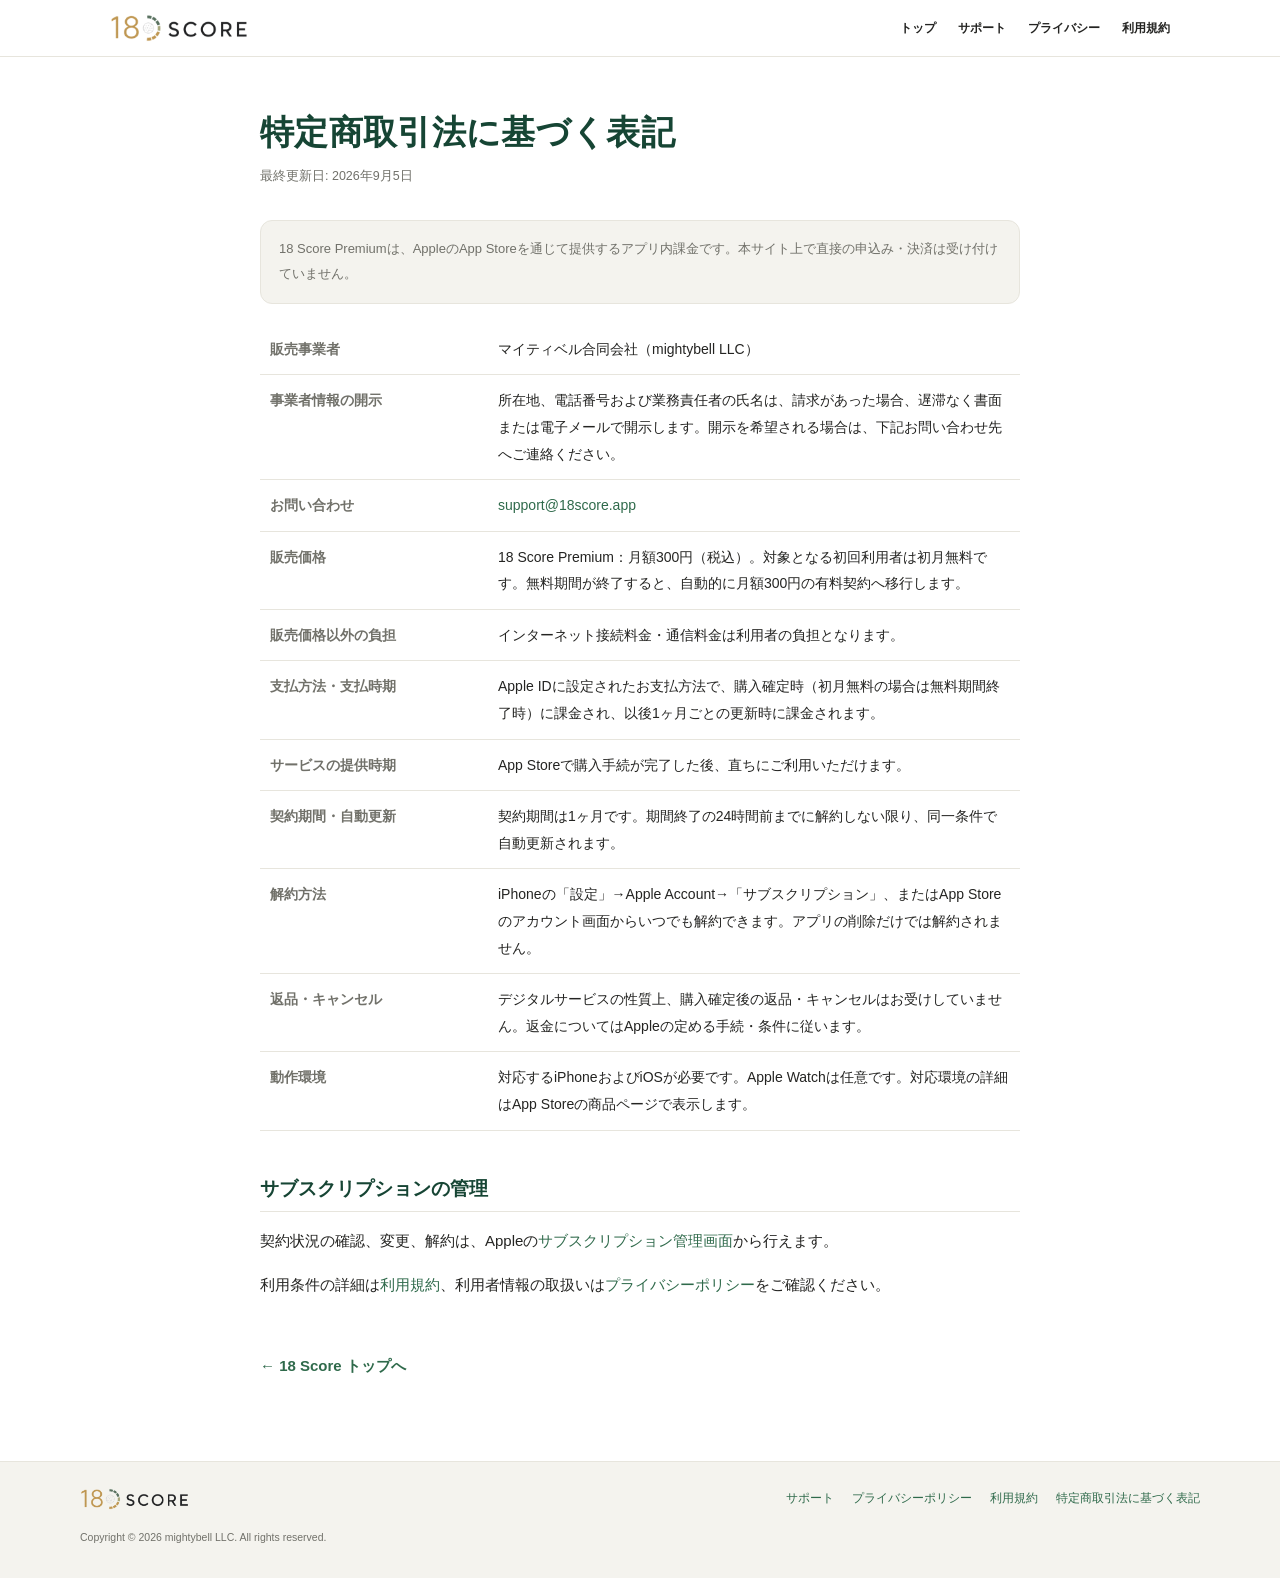
<file: commerce/index.html>
<!doctype html>
<html lang="ja">
<head>
  <meta charset="utf-8">
  <meta name="viewport" content="width=device-width,initial-scale=1">
  <title>特定商取引法に基づく表記｜18 Score</title>
  <meta name="description" content="18 Score Premiumの料金、支払方法、自動更新、解約方法など、特定商取引法に基づく表示事項。">
<link rel="canonical" href="https://18score.app/commerce/">
<meta property="og:type" content="website">
<meta property="og:site_name" content="18 Score">
<meta property="og:locale" content="ja_JP">
<meta property="og:url" content="https://18score.app/commerce/">
<meta property="og:title" content="特定商取引法に基づく表記｜18 Score">
<meta property="og:description" content="18 Score Premiumの料金、支払方法、自動更新、解約方法など、特定商取引法に基づく表示事項。">
<meta property="og:image" content="https://18score.app/assets/og-card.jpg">
<meta property="og:image:secure_url" content="https://18score.app/assets/og-card.jpg">
<meta property="og:image:type" content="image/jpeg">
<meta property="og:image:width" content="1200">
<meta property="og:image:height" content="630">
<meta property="og:image:alt" content="18 Score｜記録はかんたん、分析はおまかせ">
<meta name="twitter:card" content="summary_large_image">
<meta name="twitter:title" content="特定商取引法に基づく表記｜18 Score">
<meta name="twitter:description" content="18 Score Premiumの料金、支払方法、自動更新、解約方法など、特定商取引法に基づく表示事項。">
<meta name="twitter:image" content="https://18score.app/assets/og-card.jpg">
<meta name="twitter:image:alt" content="18 Score｜記録はかんたん、分析はおまかせ">
  <link rel="icon" href="../assets/favicon-32.png">
  <link rel="apple-touch-icon" href="../assets/apple-touch-icon.png">
<link rel="stylesheet" href="../assets/style.css">
</head>
<body>
  <header class="site-header">
  <div class="inner">
    <a class="brand-logo" href="../" aria-label="18 Score トップ"><img src="../assets/lp/logo.png" alt="18 Score"></a>
    <nav class="top-nav" aria-label="ページメニュー">
      <a href="../">トップ</a>
      <a href="../support/">サポート</a>
      <a href="../privacy/">プライバシー</a>
      <a href="../terms/">利用規約</a>
    </nav>
  </div>
</header>

  <main>
    <h1>特定商取引法に基づく表記</h1>
    <p class="updated">最終更新日: 2026年9月5日</p>
    <p class="note">18 Score Premiumは、AppleのApp Storeを通じて提供するアプリ内課金です。本サイト上で直接の申込み・決済は受け付けていません。</p>

    <table>
      <tr><th>販売事業者</th><td>マイティベル合同会社（mightybell LLC）</td></tr>
      <tr><th>事業者情報の開示</th><td>所在地、電話番号および業務責任者の氏名は、請求があった場合、遅滞なく書面または電子メールで開示します。開示を希望される場合は、下記お問い合わせ先へご連絡ください。</td></tr>
      <tr><th>お問い合わせ</th><td><a href="mailto:support@18score.app?subject=%E7%89%B9%E5%AE%9A%E5%95%86%E5%8F%96%E5%BC%95%E6%B3%95%E3%81%AB%E5%9F%BA%E3%81%A5%E3%81%8F%E8%A1%A8%E7%A4%BA%E4%BA%8B%E9%A0%85%E3%81%AE%E9%96%8B%E7%A4%BA%E8%AB%8B%E6%B1%82">support@18score.app</a></td></tr>
      <tr><th>販売価格</th><td>18 Score Premium：月額300円（税込）。対象となる初回利用者は初月無料です。無料期間が終了すると、自動的に月額300円の有料契約へ移行します。</td></tr>
      <tr><th>販売価格以外の負担</th><td>インターネット接続料金・通信料金は利用者の負担となります。</td></tr>
      <tr><th>支払方法・支払時期</th><td>Apple IDに設定されたお支払方法で、購入確定時（初月無料の場合は無料期間終了時）に課金され、以後1ヶ月ごとの更新時に課金されます。</td></tr>
      <tr><th>サービスの提供時期</th><td>App Storeで購入手続が完了した後、直ちにご利用いただけます。</td></tr>
      <tr><th>契約期間・自動更新</th><td>契約期間は1ヶ月です。期間終了の24時間前までに解約しない限り、同一条件で自動更新されます。</td></tr>
      <tr><th>解約方法</th><td>iPhoneの「設定」→Apple Account→「サブスクリプション」、またはApp Storeのアカウント画面からいつでも解約できます。アプリの削除だけでは解約されません。</td></tr>
      <tr><th>返品・キャンセル</th><td>デジタルサービスの性質上、購入確定後の返品・キャンセルはお受けしていません。返金についてはAppleの定める手続・条件に従います。</td></tr>
      <tr><th>動作環境</th><td>対応するiPhoneおよびiOSが必要です。Apple Watchは任意です。対応環境の詳細はApp Storeの商品ページで表示します。</td></tr>
    </table>

    <h2>サブスクリプションの管理</h2>
    <p>契約状況の確認、変更、解約は、Appleの<a href="https://apps.apple.com/account/subscriptions">サブスクリプション管理画面</a>から行えます。</p>
    <p>利用条件の詳細は<a href="../terms/">利用規約</a>、利用者情報の取扱いは<a href="../privacy/">プライバシーポリシー</a>をご確認ください。</p>

    <a class="back-link" href="../">&larr; 18 Score トップへ</a>
  </main>

  <footer class="site-footer">
  <div class="inner">
    <img src="../assets/lp/logo.png" alt="18 Score">
    <nav class="footer-nav" aria-label="サポート・法務">
      <a href="../support/">サポート</a>
      <a href="../privacy/">プライバシーポリシー</a>
      <a href="../terms/">利用規約</a>
      <a href="../commerce/">特定商取引法に基づく表記</a>
    </nav>
    <div class="footer-copy">Copyright &copy; 2026 mightybell LLC. All rights reserved.</div>
  </div>
</footer>
</body>
</html>
</file>
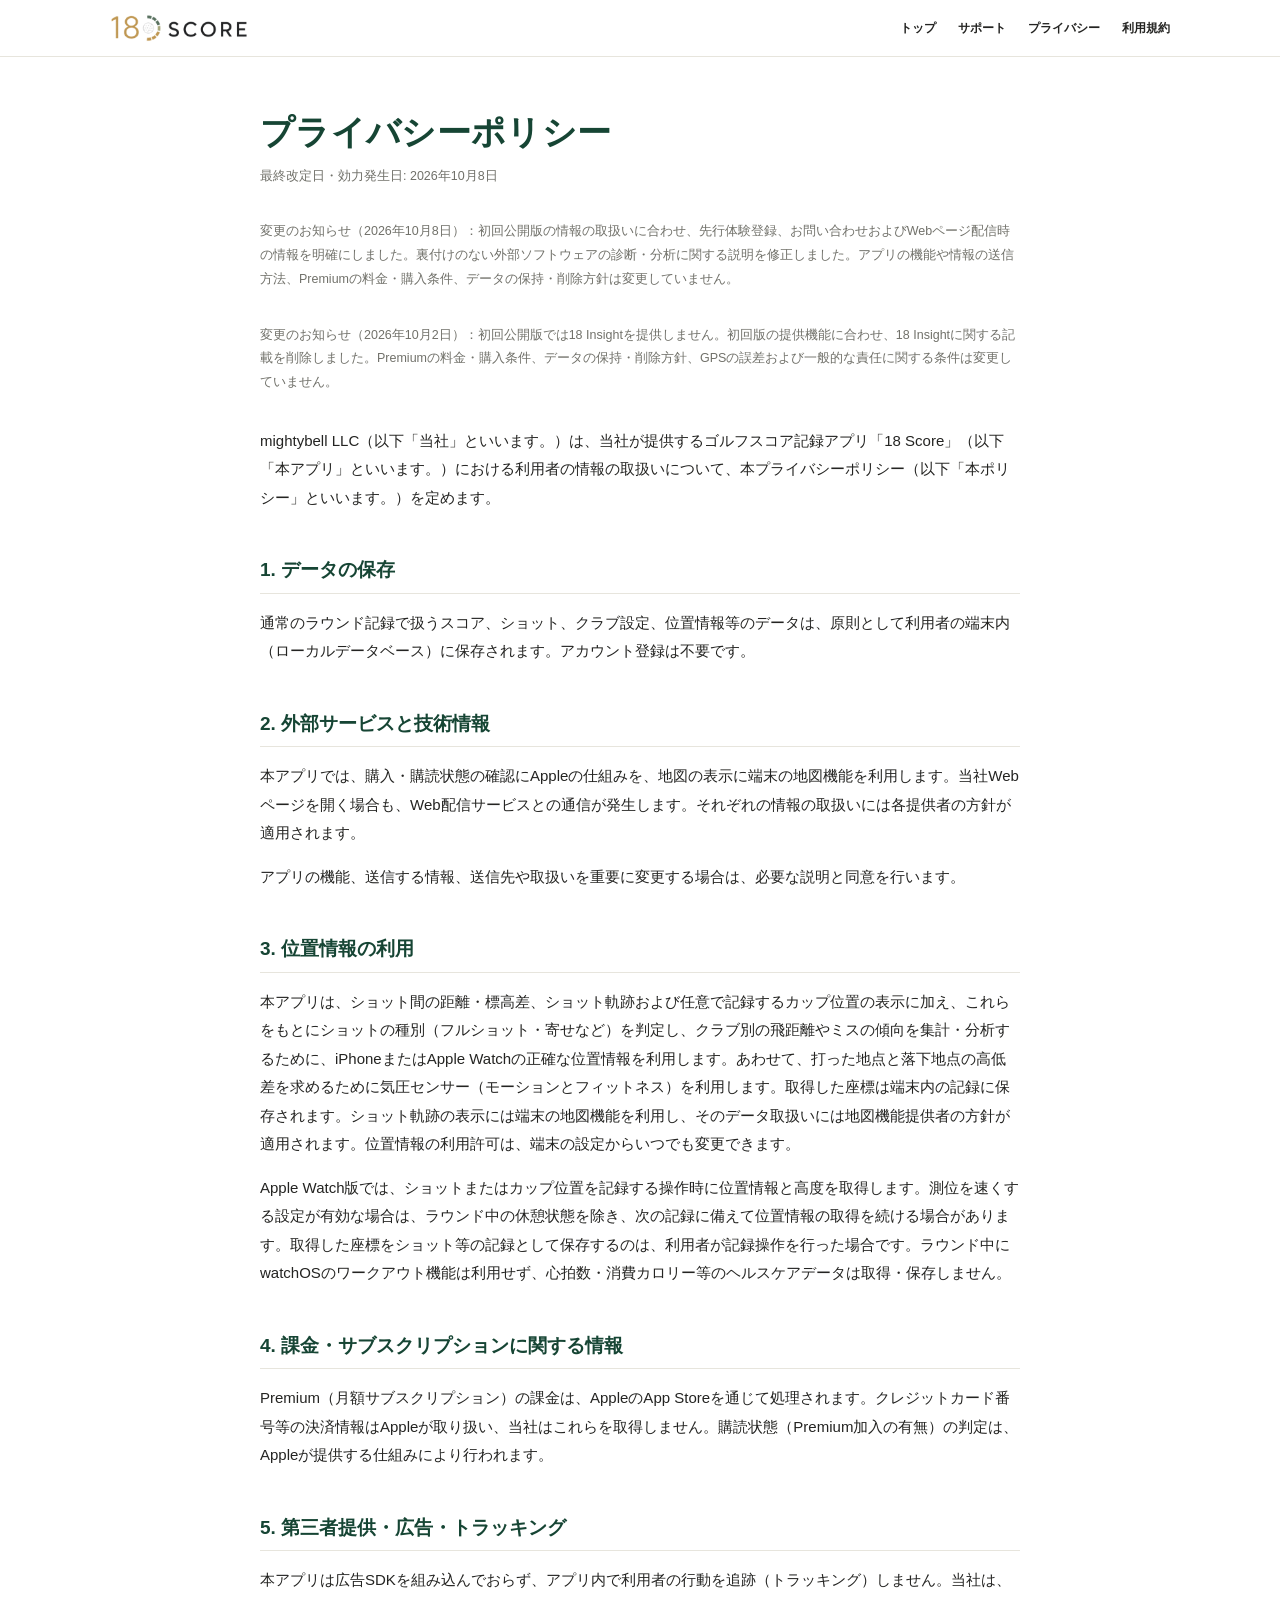
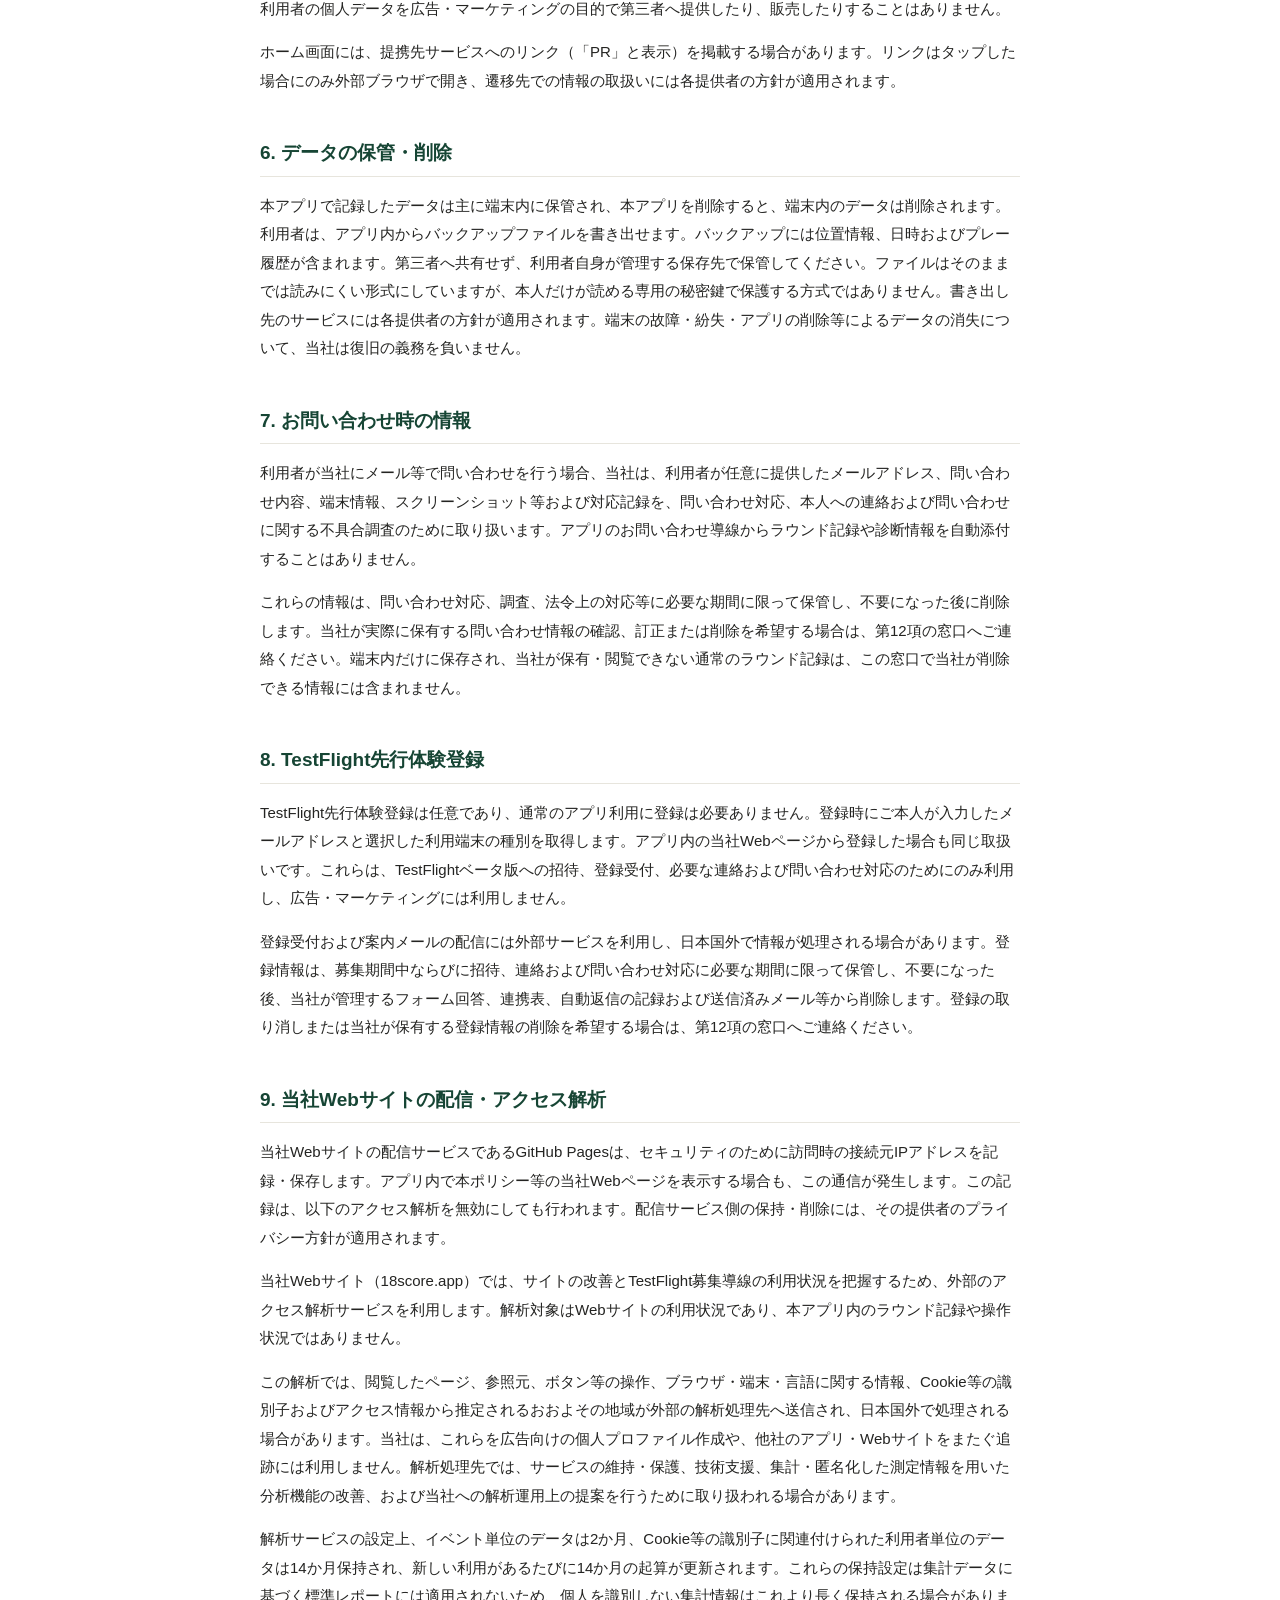
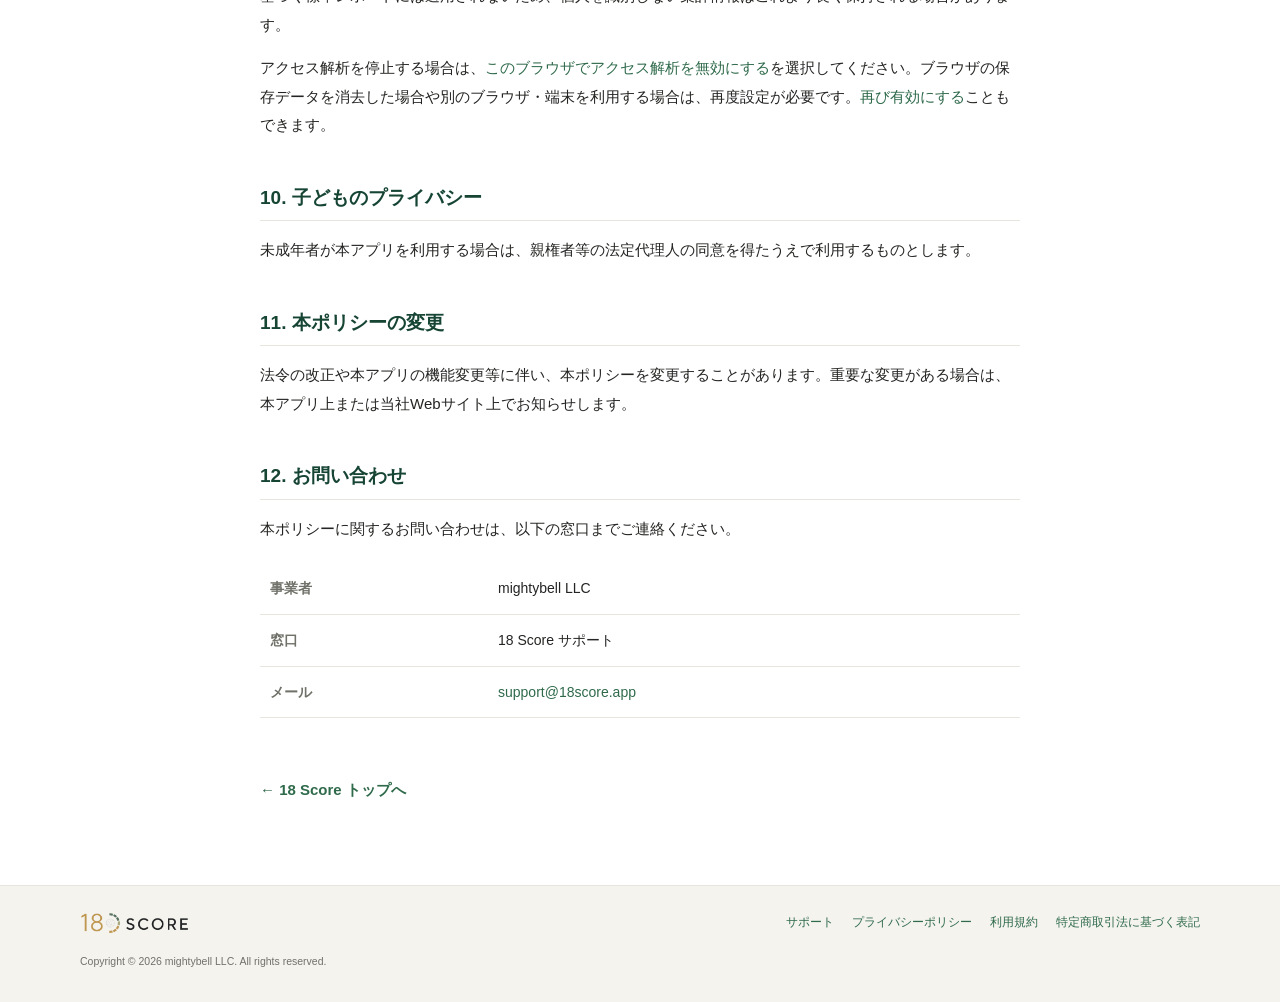
<file: privacy/index.html>
<!doctype html>
<html lang="ja">
<head>
<meta charset="utf-8">
<meta name="viewport" content="width=device-width,initial-scale=1">
<title>プライバシーポリシー｜18 Score</title>
<meta name="description" content="18 Scoreにおける利用者情報の取り扱いについて。">
<link rel="canonical" href="https://18score.app/privacy/">
<meta property="og:type" content="website">
<meta property="og:site_name" content="18 Score">
<meta property="og:locale" content="ja_JP">
<meta property="og:url" content="https://18score.app/privacy/">
<meta property="og:title" content="プライバシーポリシー｜18 Score">
<meta property="og:description" content="18 Scoreにおける利用者情報の取り扱いについて。">
<meta property="og:image" content="https://18score.app/assets/og-card.jpg">
<meta property="og:image:secure_url" content="https://18score.app/assets/og-card.jpg">
<meta property="og:image:type" content="image/jpeg">
<meta property="og:image:width" content="1200">
<meta property="og:image:height" content="630">
<meta property="og:image:alt" content="18 Score｜記録はかんたん、分析はおまかせ">
<meta name="twitter:card" content="summary_large_image">
<meta name="twitter:title" content="プライバシーポリシー｜18 Score">
<meta name="twitter:description" content="18 Scoreにおける利用者情報の取り扱いについて。">
<meta name="twitter:image" content="https://18score.app/assets/og-card.jpg">
<meta name="twitter:image:alt" content="18 Score｜記録はかんたん、分析はおまかせ">
<link rel="icon" href="../assets/favicon-32.png">
<link rel="apple-touch-icon" href="../assets/apple-touch-icon.png">
<link rel="stylesheet" href="../assets/style.css">
</head>
<body>
<header class="site-header">
  <div class="inner">
    <a class="brand-logo" href="../" aria-label="18 Score トップ"><img src="../assets/lp/logo.png" alt="18 Score"></a>
    <nav class="top-nav" aria-label="ページメニュー">
      <a href="../">トップ</a>
      <a href="../support/">サポート</a>
      <a href="../privacy/">プライバシー</a>
      <a href="../terms/">利用規約</a>
    </nav>
  </div>
</header>

<main>
  <h1>プライバシーポリシー</h1>
  <p class="updated">最終改定日・効力発生日: 2026年10月8日</p>
  <p class="updated">変更のお知らせ（2026年10月8日）：初回公開版の情報の取扱いに合わせ、先行体験登録、お問い合わせおよびWebページ配信時の情報を明確にしました。裏付けのない外部ソフトウェアの診断・分析に関する説明を修正しました。アプリの機能や情報の送信方法、Premiumの料金・購入条件、データの保持・削除方針は変更していません。</p>
  <p class="updated">変更のお知らせ（2026年10月2日）：初回公開版では18 Insightを提供しません。初回版の提供機能に合わせ、18 Insightに関する記載を削除しました。Premiumの料金・購入条件、データの保持・削除方針、GPSの誤差および一般的な責任に関する条件は変更していません。</p>


  <p>
    mightybell LLC（以下「当社」といいます。）は、当社が提供するゴルフスコア記録アプリ「18 Score」（以下「本アプリ」といいます。）における利用者の情報の取扱いについて、本プライバシーポリシー（以下「本ポリシー」といいます。）を定めます。
  </p>

  <h2>1. データの保存</h2>
  <p>
    通常のラウンド記録で扱うスコア、ショット、クラブ設定、位置情報等のデータは、原則として利用者の端末内（ローカルデータベース）に保存されます。アカウント登録は不要です。
  </p>

  <h2>2. 外部サービスと技術情報</h2>
  <p>本アプリでは、購入・購読状態の確認にAppleの仕組みを、地図の表示に端末の地図機能を利用します。当社Webページを開く場合も、Web配信サービスとの通信が発生します。それぞれの情報の取扱いには各提供者の方針が適用されます。</p>
  <p>アプリの機能、送信する情報、送信先や取扱いを重要に変更する場合は、必要な説明と同意を行います。</p>

  <h2>3. 位置情報の利用</h2>
  <p>
    本アプリは、ショット間の距離・標高差、ショット軌跡および任意で記録するカップ位置の表示に加え、これらをもとにショットの種別（フルショット・寄せなど）を判定し、クラブ別の飛距離やミスの傾向を集計・分析するために、iPhoneまたはApple Watchの正確な位置情報を利用します。あわせて、打った地点と落下地点の高低差を求めるために気圧センサー（モーションとフィットネス）を利用します。取得した座標は端末内の記録に保存されます。ショット軌跡の表示には端末の地図機能を利用し、そのデータ取扱いには地図機能提供者の方針が適用されます。位置情報の利用許可は、端末の設定からいつでも変更できます。
  </p>
  <p>
    Apple Watch版では、ショットまたはカップ位置を記録する操作時に位置情報と高度を取得します。測位を速くする設定が有効な場合は、ラウンド中の休憩状態を除き、次の記録に備えて位置情報の取得を続ける場合があります。取得した座標をショット等の記録として保存するのは、利用者が記録操作を行った場合です。ラウンド中にwatchOSのワークアウト機能は利用せず、心拍数・消費カロリー等のヘルスケアデータは取得・保存しません。
  </p>

  <h2>4. 課金・サブスクリプションに関する情報</h2>
  <p>
    Premium（月額サブスクリプション）の課金は、AppleのApp Storeを通じて処理されます。クレジットカード番号等の決済情報はAppleが取り扱い、当社はこれらを取得しません。購読状態（Premium加入の有無）の判定は、Appleが提供する仕組みにより行われます。
  </p>

  <h2>5. 第三者提供・広告・トラッキング</h2>
  <p>
    本アプリは広告SDKを組み込んでおらず、アプリ内で利用者の行動を追跡（トラッキング）しません。当社は、利用者の個人データを広告・マーケティングの目的で第三者へ提供したり、販売したりすることはありません。
  </p>
  <p>
    ホーム画面には、提携先サービスへのリンク（「PR」と表示）を掲載する場合があります。リンクはタップした場合にのみ外部ブラウザで開き、遷移先での情報の取扱いには各提供者の方針が適用されます。
  </p>

  <h2>6. データの保管・削除</h2>
  <p>
    本アプリで記録したデータは主に端末内に保管され、本アプリを削除すると、端末内のデータは削除されます。利用者は、アプリ内からバックアップファイルを書き出せます。バックアップには位置情報、日時およびプレー履歴が含まれます。第三者へ共有せず、利用者自身が管理する保存先で保管してください。ファイルはそのままでは読みにくい形式にしていますが、本人だけが読める専用の秘密鍵で保護する方式ではありません。書き出し先のサービスには各提供者の方針が適用されます。端末の故障・紛失・アプリの削除等によるデータの消失について、当社は復旧の義務を負いません。
  </p>

  <h2>7. お問い合わせ時の情報</h2>
  <p>
    利用者が当社にメール等で問い合わせを行う場合、当社は、利用者が任意に提供したメールアドレス、問い合わせ内容、端末情報、スクリーンショット等および対応記録を、問い合わせ対応、本人への連絡および問い合わせに関する不具合調査のために取り扱います。アプリのお問い合わせ導線からラウンド記録や診断情報を自動添付することはありません。
  </p>
  <p>
    これらの情報は、問い合わせ対応、調査、法令上の対応等に必要な期間に限って保管し、不要になった後に削除します。当社が実際に保有する問い合わせ情報の確認、訂正または削除を希望する場合は、第12項の窓口へご連絡ください。端末内だけに保存され、当社が保有・閲覧できない通常のラウンド記録は、この窓口で当社が削除できる情報には含まれません。
  </p>

  <h2>8. TestFlight先行体験登録</h2>
  <p>
    TestFlight先行体験登録は任意であり、通常のアプリ利用に登録は必要ありません。登録時にご本人が入力したメールアドレスと選択した利用端末の種別を取得します。アプリ内の当社Webページから登録した場合も同じ取扱いです。これらは、TestFlightベータ版への招待、登録受付、必要な連絡および問い合わせ対応のためにのみ利用し、広告・マーケティングには利用しません。
  </p>
  <p>
    登録受付および案内メールの配信には外部サービスを利用し、日本国外で情報が処理される場合があります。登録情報は、募集期間中ならびに招待、連絡および問い合わせ対応に必要な期間に限って保管し、不要になった後、当社が管理するフォーム回答、連携表、自動返信の記録および送信済みメール等から削除します。登録の取り消しまたは当社が保有する登録情報の削除を希望する場合は、第12項の窓口へご連絡ください。
  </p>

  <h2>9. 当社Webサイトの配信・アクセス解析</h2>
  <p>
    当社Webサイトの配信サービスであるGitHub Pagesは、セキュリティのために訪問時の接続元IPアドレスを記録・保存します。アプリ内で本ポリシー等の当社Webページを表示する場合も、この通信が発生します。この記録は、以下のアクセス解析を無効にしても行われます。配信サービス側の保持・削除には、その提供者のプライバシー方針が適用されます。
  </p>
  <p>
    当社Webサイト（18score.app）では、サイトの改善とTestFlight募集導線の利用状況を把握するため、外部のアクセス解析サービスを利用します。解析対象はWebサイトの利用状況であり、本アプリ内のラウンド記録や操作状況ではありません。
  </p>
  <p>
    この解析では、閲覧したページ、参照元、ボタン等の操作、ブラウザ・端末・言語に関する情報、Cookie等の識別子およびアクセス情報から推定されるおおよその地域が外部の解析処理先へ送信され、日本国外で処理される場合があります。当社は、これらを広告向けの個人プロファイル作成や、他社のアプリ・Webサイトをまたぐ追跡には利用しません。解析処理先では、サービスの維持・保護、技術支援、集計・匿名化した測定情報を用いた分析機能の改善、および当社への解析運用上の提案を行うために取り扱われる場合があります。
  </p>
  <p>
    解析サービスの設定上、イベント単位のデータは2か月、Cookie等の識別子に関連付けられた利用者単位のデータは14か月保持され、新しい利用があるたびに14か月の起算が更新されます。これらの保持設定は集計データに基づく標準レポートには適用されないため、個人を識別しない集計情報はこれより長く保持される場合があります。
  </p>
  <p>
    アクセス解析を停止する場合は、<a href="../?analytics=off">このブラウザでアクセス解析を無効にする</a>を選択してください。ブラウザの保存データを消去した場合や別のブラウザ・端末を利用する場合は、再度設定が必要です。<a href="../?analytics=on">再び有効にする</a>こともできます。
  </p>

  <h2>10. 子どものプライバシー</h2>
  <p>
    未成年者が本アプリを利用する場合は、親権者等の法定代理人の同意を得たうえで利用するものとします。
  </p>

  <h2>11. 本ポリシーの変更</h2>
  <p>
    法令の改正や本アプリの機能変更等に伴い、本ポリシーを変更することがあります。重要な変更がある場合は、本アプリ上または当社Webサイト上でお知らせします。
  </p>

  <h2>12. お問い合わせ</h2>
  <p>
    本ポリシーに関するお問い合わせは、以下の窓口までご連絡ください。
  </p>
  <table>
    <tr><th>事業者</th><td>mightybell LLC</td></tr>
    <tr><th>窓口</th><td>18 Score サポート</td></tr>
    <tr><th>メール</th><td><a href="mailto:support@18score.app">support@18score.app</a></td></tr>
  </table>

  <a class="back-link" href="../">&larr; 18 Score トップへ</a>
</main>

<footer class="site-footer">
  <div class="inner">
    <img src="../assets/lp/logo.png" alt="18 Score">
    <nav class="footer-nav" aria-label="サポート・法務">
      <a href="../support/">サポート</a>
      <a href="../privacy/">プライバシーポリシー</a>
      <a href="../terms/">利用規約</a>
      <a href="../commerce/">特定商取引法に基づく表記</a>
    </nav>
    <div class="footer-copy">Copyright &copy; 2026 mightybell LLC. All rights reserved.</div>
  </div>
</footer>
</body>
</html>
</file>
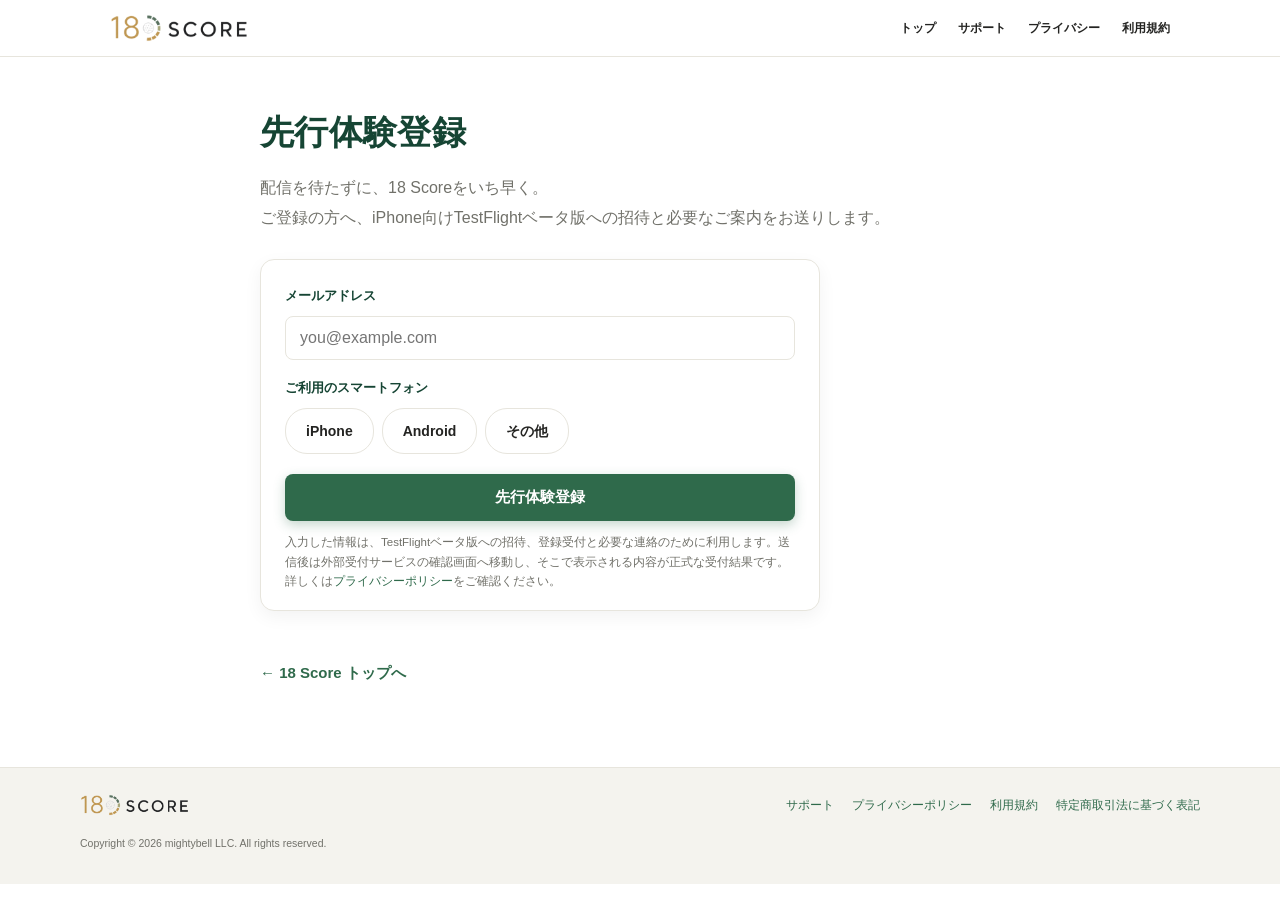
<file: signup/index.html>
<!doctype html>
<html lang="ja">
<head>
<meta charset="utf-8">
<meta name="viewport" content="width=device-width,initial-scale=1">
<title>先行体験登録｜18 Score</title>
<meta name="description" content="18 Scoreの先行体験登録。TestFlightベータ版を、いち早く無料でお試しいただけます。">
<link rel="canonical" href="https://18score.app/signup/">
<meta property="og:type" content="website">
<meta property="og:site_name" content="18 Score">
<meta property="og:locale" content="ja_JP">
<meta property="og:url" content="https://18score.app/signup/">
<meta property="og:title" content="先行体験登録｜18 Score">
<meta property="og:description" content="TestFlightベータ版を、いち早く無料でお試しいただけます。登録は30秒です。">
<meta property="og:image" content="https://18score.app/assets/og-card.jpg">
<meta property="og:image:secure_url" content="https://18score.app/assets/og-card.jpg">
<meta property="og:image:type" content="image/jpeg">
<meta property="og:image:width" content="1200">
<meta property="og:image:height" content="630">
<meta property="og:image:alt" content="18 Score｜記録はかんたん、分析はおまかせ">
<meta name="twitter:card" content="summary_large_image">
<meta name="twitter:title" content="先行体験登録｜18 Score">
<meta name="twitter:description" content="TestFlightベータ版を、いち早く無料でお試しいただけます。登録は30秒です。">
<meta name="twitter:image" content="https://18score.app/assets/og-card.jpg">
<meta name="twitter:image:alt" content="18 Score｜記録はかんたん、分析はおまかせ">
<link rel="icon" href="../assets/favicon-32.png">
<link rel="apple-touch-icon" href="../assets/apple-touch-icon.png">
<link rel="stylesheet" href="../assets/style.css">
<script src="../assets/analytics.js"></script>
</head>
<body>
<header class="site-header">
  <div class="inner">
    <a class="brand-logo" href="../" aria-label="18 Score トップ"><img src="../assets/lp/logo.png" alt="18 Score"></a>
    <nav class="top-nav" aria-label="ページメニュー">
      <a href="../">トップ</a>
      <a href="../support/">サポート</a>
      <a href="../privacy/">プライバシー</a>
      <a href="../terms/">利用規約</a>
    </nav>
  </div>
</header>

<main>
  <h1>先行体験登録</h1>
  <p class="lede">
    配信を待たずに、18 Scoreをいち早く。<br>
    ご登録の方へ、iPhone向けTestFlightベータ版への招待と必要なご案内をお送りします。
  </p>

  <form id="suForm" class="su-form" method="post" action="https://docs.google.com/forms/d/e/1FAIpQLSeEqY21S0TGIHhBkKnlo56M51MdAswi7fOxE2R1OGY2meyiag/formResponse" novalidate>
    <label class="su-label" for="suEmail">メールアドレス</label>
    <input class="su-input" id="suEmail" name="entry.1832670985" type="email" required placeholder="you@example.com" autocomplete="email" inputmode="email">
    <p class="su-field-error" id="suEmailError" hidden>メールアドレスの形式で入力してください</p>

    <div class="su-label">ご利用のスマートフォン</div>
    <div class="su-radios" role="radiogroup" aria-label="ご利用のスマートフォン">
      <label><input type="radio" name="entry.1499831962" value="iPhone"><span>iPhone</span></label>
      <label><input type="radio" name="entry.1499831962" value="Android"><span>Android</span></label>
      <label><input type="radio" name="entry.1499831962" value="その他（スマートフォン以外 など）"><span>その他</span></label>
    </div>
    <p class="su-field-error" id="suDeviceError" hidden>いずれかを選択してください</p>

    <input type="text" name="company" class="su-hp" tabindex="-1" autocomplete="off" aria-hidden="true">
    <button class="su-submit" id="suSubmit" type="submit">先行体験登録</button>
    <p class="su-privacy">入力した情報は、TestFlightベータ版への招待、登録受付と必要な連絡のために利用します。送信後は外部受付サービスの確認画面へ移動し、そこで表示される内容が正式な受付結果です。詳しくは<a href="../privacy/">プライバシーポリシー</a>をご確認ください。</p>
  </form>

  <script>
  (function () {
    var form = document.getElementById('suForm');
    var emailInput = document.getElementById('suEmail');
    emailInput.addEventListener('input', function () {
      if (/^[^\s@]+@[^\s@]+\.[^\s@]+$/.test(emailInput.value.trim())) {
        document.getElementById('suEmailError').hidden = true;
      }
    });
    form.addEventListener('change', function (event) {
      if (event.target.name === 'entry.1499831962') {
        document.getElementById('suDeviceError').hidden = true;
      }
    });
    form.addEventListener('submit', function (event) {
      var email = emailInput.value.trim();
      var device = form.querySelector('input[name="entry.1499831962"]:checked');
      var emailOk = /^[^\s@]+@[^\s@]+\.[^\s@]+$/.test(email);
      document.getElementById('suEmailError').hidden = emailOk;
      document.getElementById('suDeviceError').hidden = !!device;

      if (!emailOk || !device || form.querySelector('.su-hp').value) {
        event.preventDefault();
        return;
      }

      var button = document.getElementById('suSubmit');
      button.disabled = true;
      button.textContent = '受付画面へ移動中…';
      if (typeof window.gtag === 'function') {
        window.gtag('event', 'signup_submit', { method: 'testflight_registration_attempt' });
      }
    });
  })();
  </script>

  <a class="back-link" href="../">&larr; 18 Score トップへ</a>
</main>

<footer class="site-footer">
  <div class="inner">
    <img src="../assets/lp/logo.png" alt="18 Score">
    <nav class="footer-nav" aria-label="サポート・法務">
      <a href="../support/">サポート</a>
      <a href="../privacy/">プライバシーポリシー</a>
      <a href="../terms/">利用規約</a>
      <a href="../commerce/">特定商取引法に基づく表記</a>
    </nav>
    <div class="footer-copy">Copyright &copy; 2026 mightybell LLC. All rights reserved.</div>
  </div>
</footer>
</body>
</html>
</file>
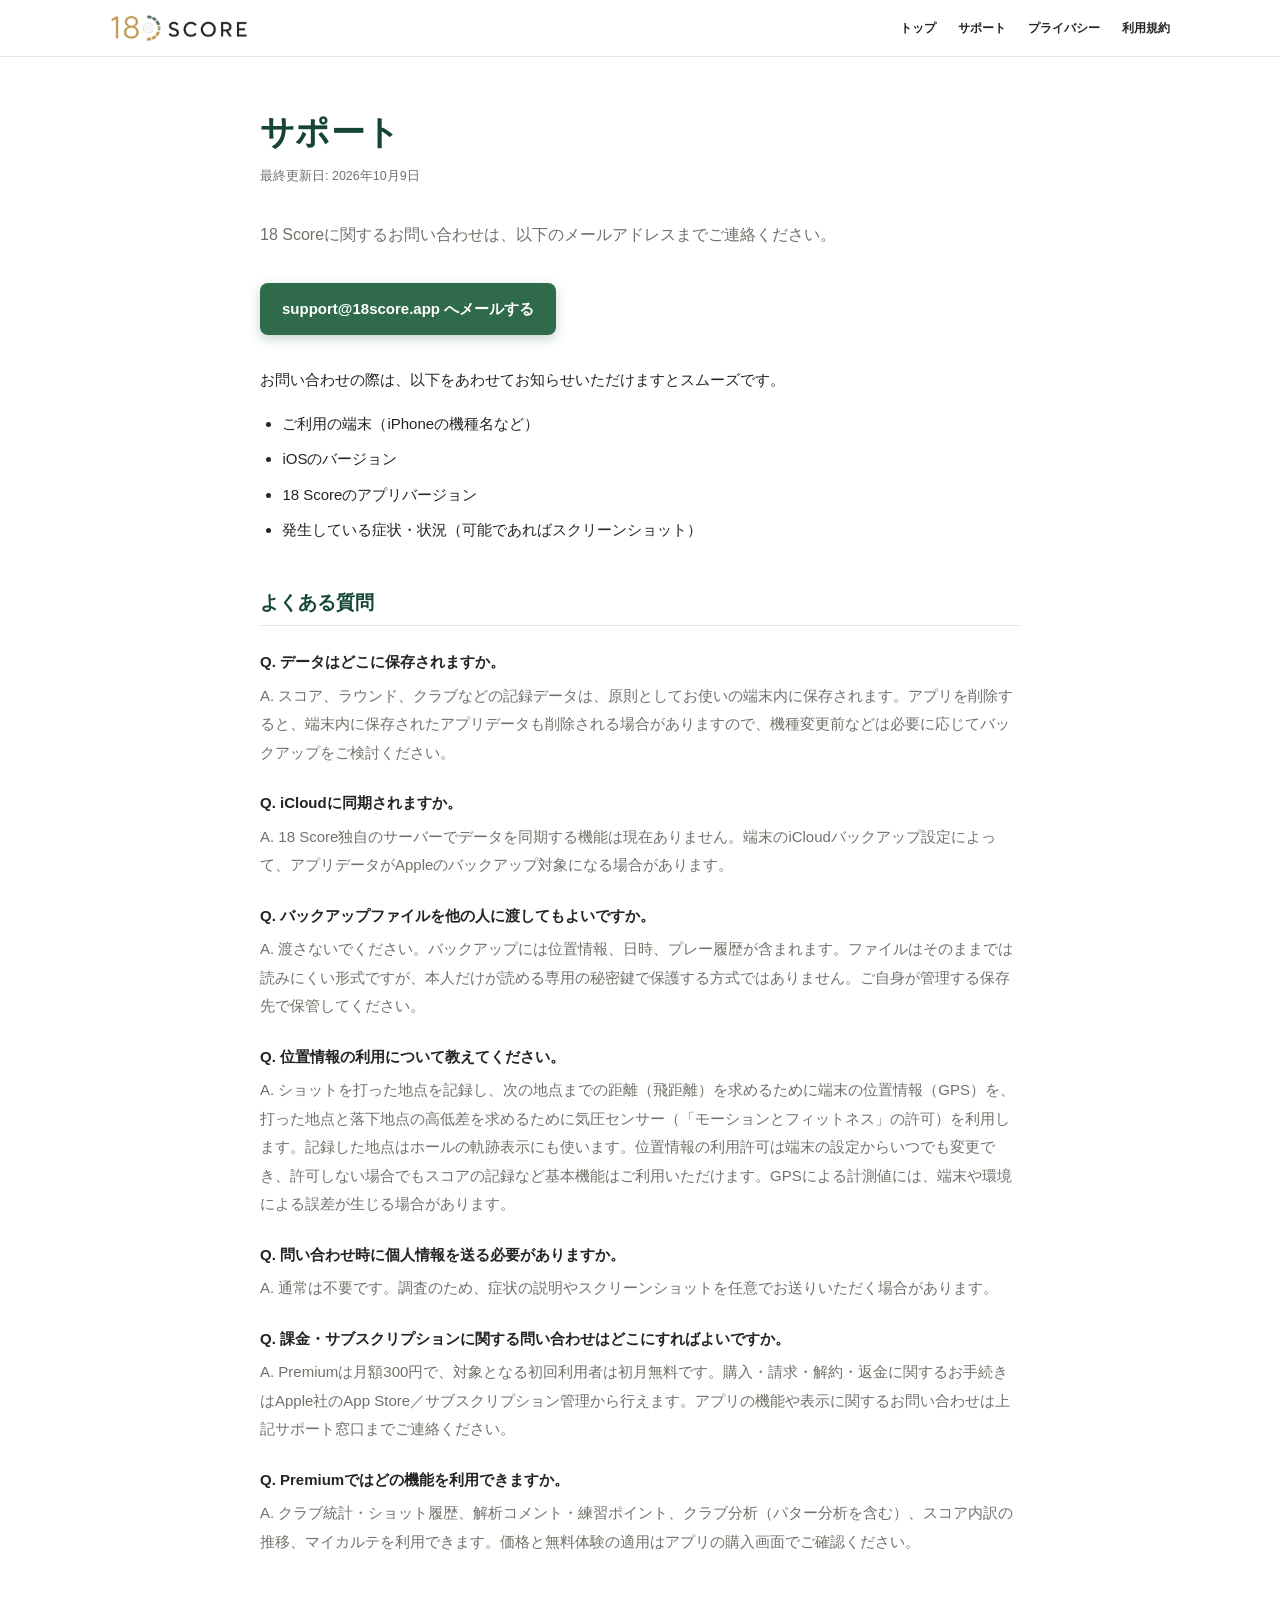
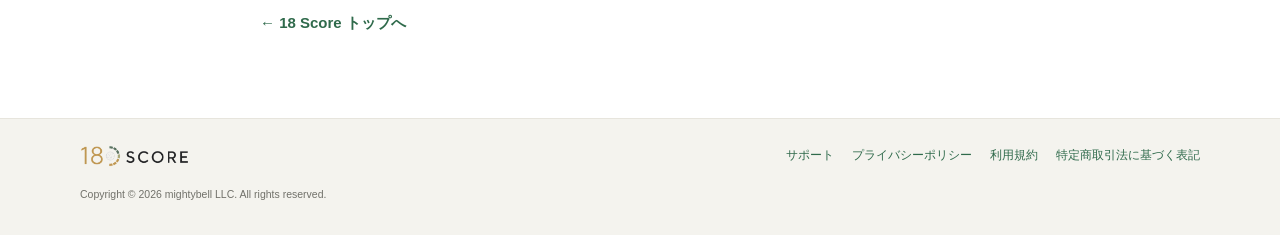
<file: support/index.html>
<!doctype html>
<html lang="ja">
<head>
<meta charset="utf-8">
<meta name="viewport" content="width=device-width,initial-scale=1">
<title>サポート｜18 Score</title>
<meta name="description" content="18 Scoreへのお問い合わせ窓口とよくある質問。">
<link rel="canonical" href="https://18score.app/support/">
<meta property="og:type" content="website">
<meta property="og:site_name" content="18 Score">
<meta property="og:locale" content="ja_JP">
<meta property="og:url" content="https://18score.app/support/">
<meta property="og:title" content="サポート｜18 Score">
<meta property="og:description" content="18 Scoreへのお問い合わせ窓口とよくある質問。">
<meta property="og:image" content="https://18score.app/assets/og-card.jpg">
<meta property="og:image:secure_url" content="https://18score.app/assets/og-card.jpg">
<meta property="og:image:type" content="image/jpeg">
<meta property="og:image:width" content="1200">
<meta property="og:image:height" content="630">
<meta property="og:image:alt" content="18 Score｜記録はかんたん、分析はおまかせ">
<meta name="twitter:card" content="summary_large_image">
<meta name="twitter:title" content="サポート｜18 Score">
<meta name="twitter:description" content="18 Scoreへのお問い合わせ窓口とよくある質問。">
<meta name="twitter:image" content="https://18score.app/assets/og-card.jpg">
<meta name="twitter:image:alt" content="18 Score｜記録はかんたん、分析はおまかせ">
<link rel="icon" href="../assets/favicon-32.png">
<link rel="apple-touch-icon" href="../assets/apple-touch-icon.png">
<link rel="stylesheet" href="../assets/style.css">
</head>
<body>
<header class="site-header">
  <div class="inner">
    <a class="brand-logo" href="../" aria-label="18 Score トップ"><img src="../assets/lp/logo.png" alt="18 Score"></a>
    <nav class="top-nav" aria-label="ページメニュー">
      <a href="../">トップ</a>
      <a href="../support/">サポート</a>
      <a href="../privacy/">プライバシー</a>
      <a href="../terms/">利用規約</a>
    </nav>
  </div>
</header>

<main>
  <h1>サポート</h1>
  <p class="updated">最終更新日: 2026年10月9日</p>
  <p class="lede">
    18 Scoreに関するお問い合わせは、以下のメールアドレスまでご連絡ください。
  </p>

  <a class="mail-cta" href="mailto:support@18score.app?subject=18%20Score%20お問い合わせ">support@18score.app へメールする</a>

  <p>
    お問い合わせの際は、以下をあわせてお知らせいただけますとスムーズです。
  </p>
  <ul class="plain">
    <li>ご利用の端末（iPhoneの機種名など）</li>
    <li>iOSのバージョン</li>
    <li>18 Scoreのアプリバージョン</li>
    <li>発生している症状・状況（可能であればスクリーンショット）</li>
  </ul>

  <h2>よくある質問</h2>
  <dl class="faq">
    <dt>Q. データはどこに保存されますか。</dt>
    <dd>A. スコア、ラウンド、クラブなどの記録データは、原則としてお使いの端末内に保存されます。アプリを削除すると、端末内に保存されたアプリデータも削除される場合がありますので、機種変更前などは必要に応じてバックアップをご検討ください。</dd>

    <dt>Q. iCloudに同期されますか。</dt>
    <dd>A. 18 Score独自のサーバーでデータを同期する機能は現在ありません。端末のiCloudバックアップ設定によって、アプリデータがAppleのバックアップ対象になる場合があります。</dd>

    <dt>Q. バックアップファイルを他の人に渡してもよいですか。</dt>
    <dd>A. 渡さないでください。バックアップには位置情報、日時、プレー履歴が含まれます。ファイルはそのままでは読みにくい形式ですが、本人だけが読める専用の秘密鍵で保護する方式ではありません。ご自身が管理する保存先で保管してください。</dd>

    <dt>Q. 位置情報の利用について教えてください。</dt>
    <dd>A. ショットを打った地点を記録し、次の地点までの距離（飛距離）を求めるために端末の位置情報（GPS）を、打った地点と落下地点の高低差を求めるために気圧センサー（「モーションとフィットネス」の許可）を利用します。記録した地点はホールの軌跡表示にも使います。位置情報の利用許可は端末の設定からいつでも変更でき、許可しない場合でもスコアの記録など基本機能はご利用いただけます。GPSによる計測値には、端末や環境による誤差が生じる場合があります。</dd>

    <dt>Q. 問い合わせ時に個人情報を送る必要がありますか。</dt>
    <dd>A. 通常は不要です。調査のため、症状の説明やスクリーンショットを任意でお送りいただく場合があります。</dd>

    <dt>Q. 課金・サブスクリプションに関する問い合わせはどこにすればよいですか。</dt>
    <dd>A. Premiumは月額300円で、対象となる初回利用者は初月無料です。購入・請求・解約・返金に関するお手続きはApple社のApp Store／サブスクリプション管理から行えます。アプリの機能や表示に関するお問い合わせは上記サポート窓口までご連絡ください。</dd>

    <dt>Q. Premiumではどの機能を利用できますか。</dt>
    <dd>A. クラブ統計・ショット履歴、解析コメント・練習ポイント、クラブ分析（パター分析を含む）、スコア内訳の推移、マイカルテを利用できます。価格と無料体験の適用はアプリの購入画面でご確認ください。</dd>

  </dl>

  <a class="back-link" href="../">&larr; 18 Score トップへ</a>
</main>

<footer class="site-footer">
  <div class="inner">
    <img src="../assets/lp/logo.png" alt="18 Score">
    <nav class="footer-nav" aria-label="サポート・法務">
      <a href="../support/">サポート</a>
      <a href="../privacy/">プライバシーポリシー</a>
      <a href="../terms/">利用規約</a>
      <a href="../commerce/">特定商取引法に基づく表記</a>
    </nav>
    <div class="footer-copy">Copyright &copy; 2026 mightybell LLC. All rights reserved.</div>
  </div>
</footer>
</body>
</html>
</file>
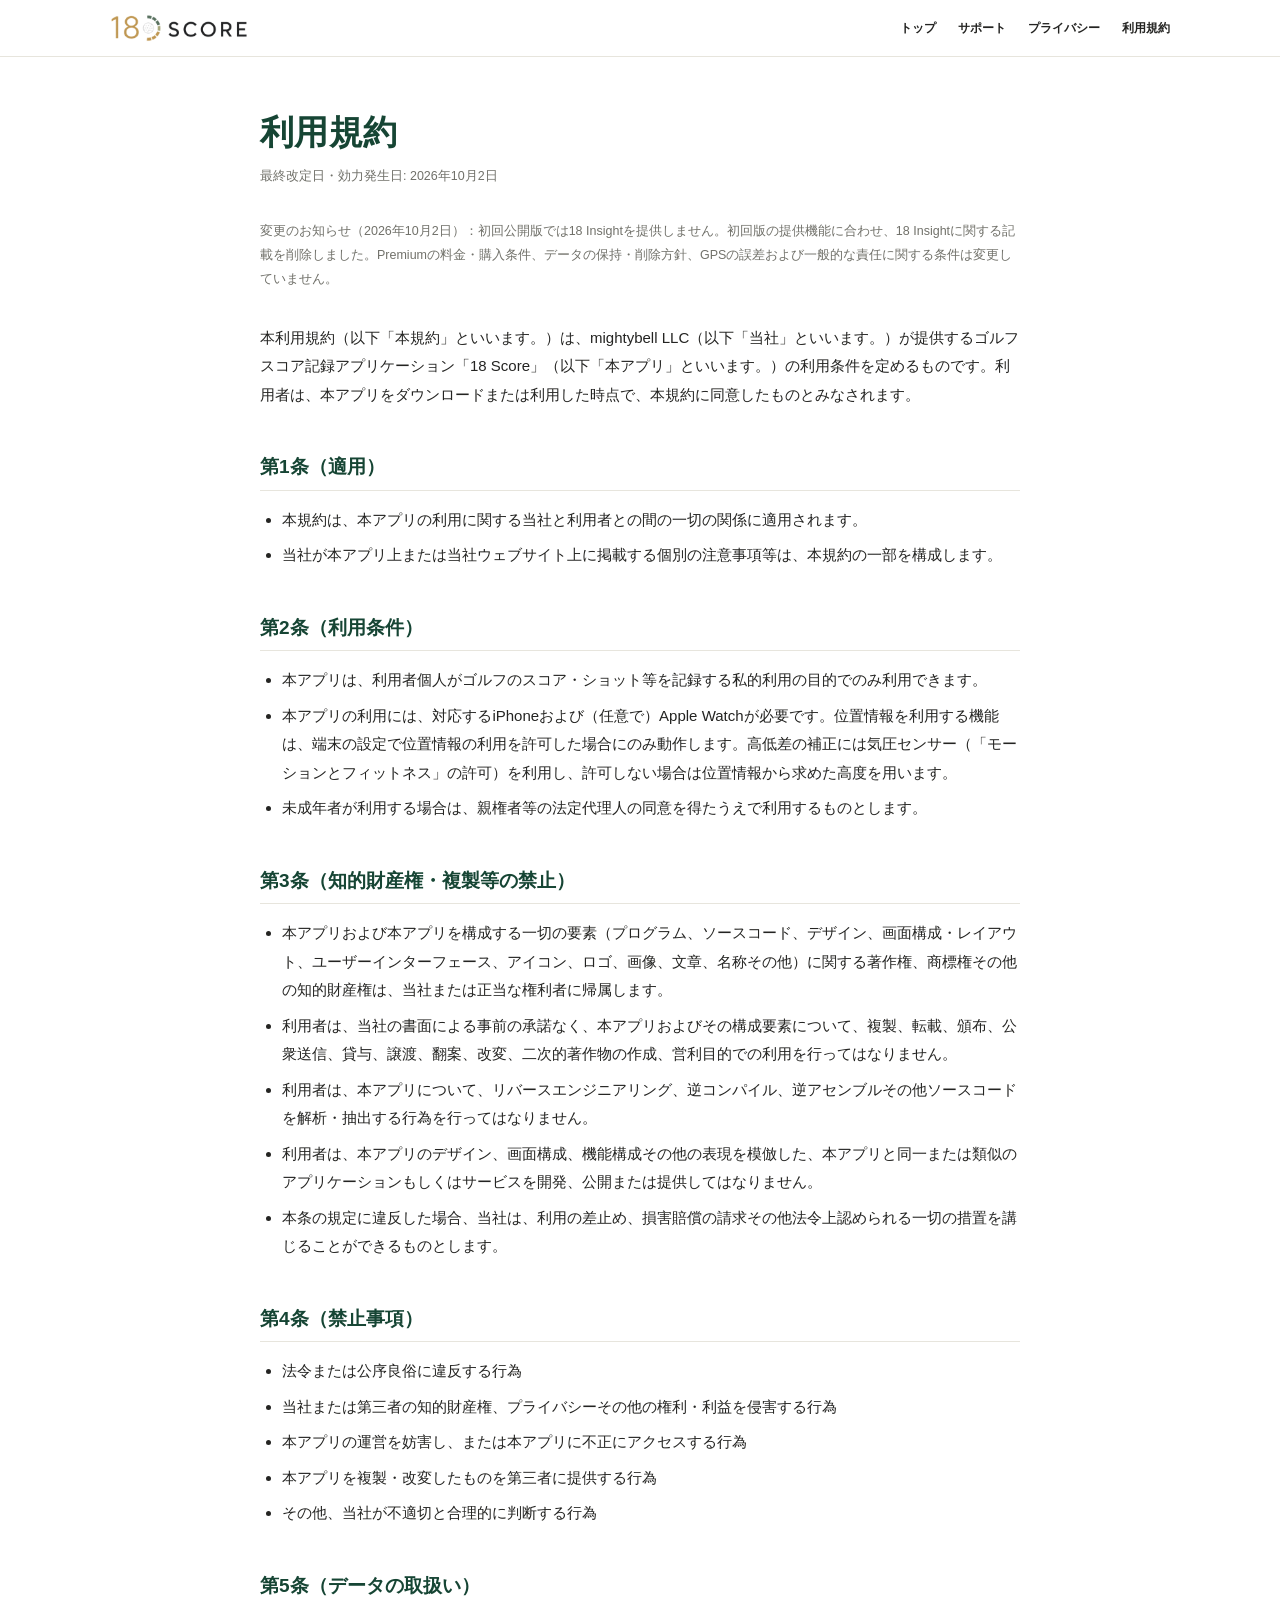
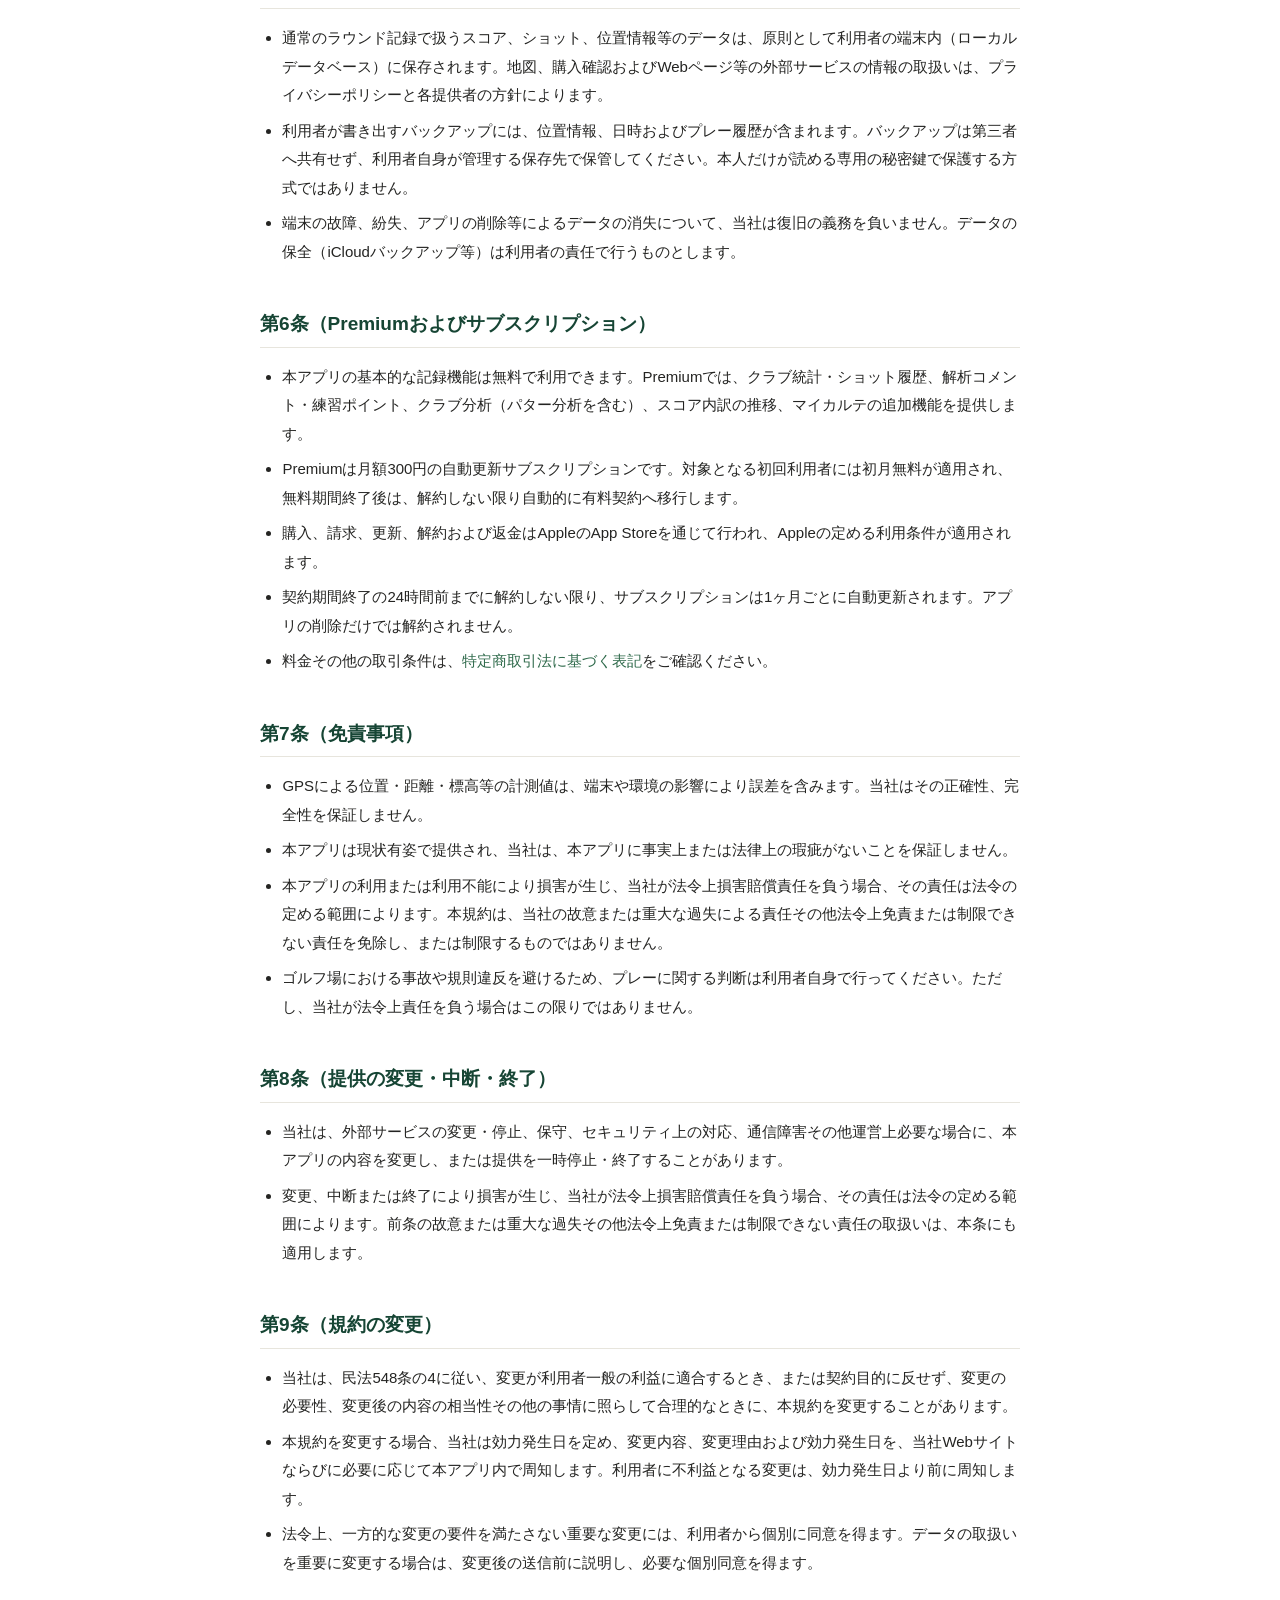
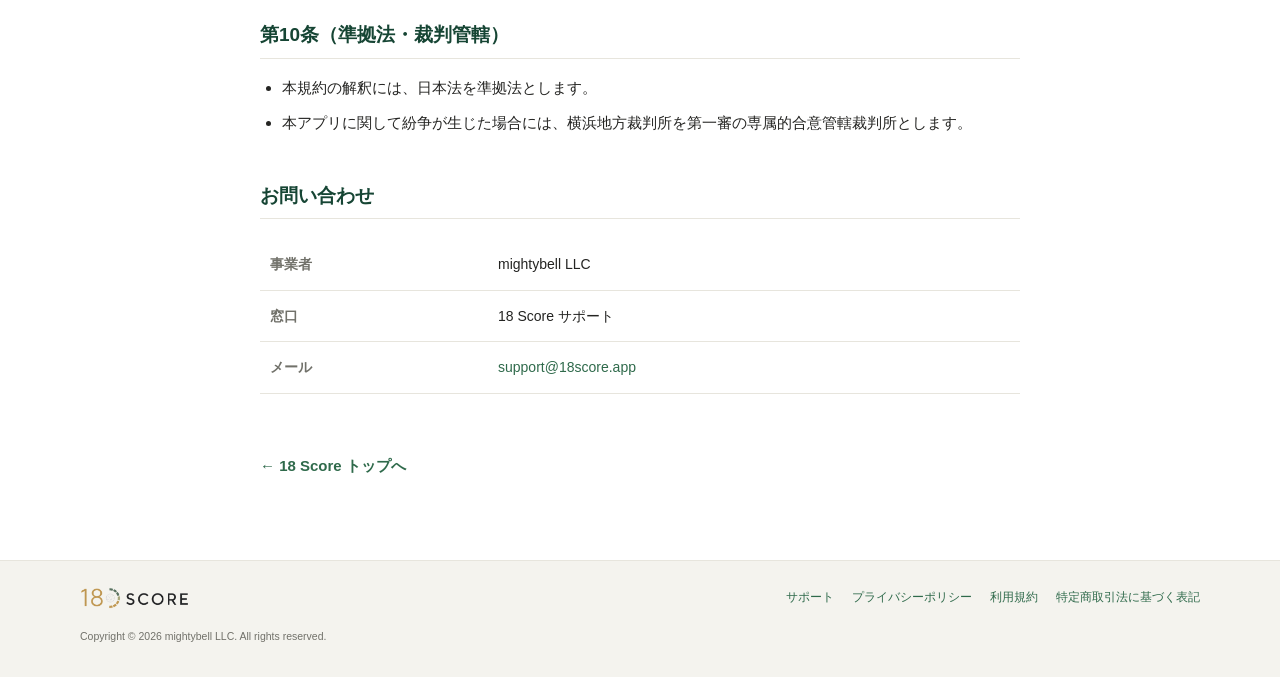
<file: terms/index.html>
<!doctype html>
<html lang="ja">
<head>
<meta charset="utf-8">
<meta name="viewport" content="width=device-width,initial-scale=1">
<title>利用規約｜18 Score</title>
<meta name="description" content="18 Scoreの利用規約。">
<link rel="canonical" href="https://18score.app/terms/">
<meta property="og:type" content="website">
<meta property="og:site_name" content="18 Score">
<meta property="og:locale" content="ja_JP">
<meta property="og:url" content="https://18score.app/terms/">
<meta property="og:title" content="利用規約｜18 Score">
<meta property="og:description" content="18 Scoreの利用規約。">
<meta property="og:image" content="https://18score.app/assets/og-card.jpg">
<meta property="og:image:secure_url" content="https://18score.app/assets/og-card.jpg">
<meta property="og:image:type" content="image/jpeg">
<meta property="og:image:width" content="1200">
<meta property="og:image:height" content="630">
<meta property="og:image:alt" content="18 Score｜記録はかんたん、分析はおまかせ">
<meta name="twitter:card" content="summary_large_image">
<meta name="twitter:title" content="利用規約｜18 Score">
<meta name="twitter:description" content="18 Scoreの利用規約。">
<meta name="twitter:image" content="https://18score.app/assets/og-card.jpg">
<meta name="twitter:image:alt" content="18 Score｜記録はかんたん、分析はおまかせ">
<link rel="icon" href="../assets/favicon-32.png">
<link rel="apple-touch-icon" href="../assets/apple-touch-icon.png">
<link rel="stylesheet" href="../assets/style.css">
</head>
<body>
<header class="site-header">
  <div class="inner">
    <a class="brand-logo" href="../" aria-label="18 Score トップ"><img src="../assets/lp/logo.png" alt="18 Score"></a>
    <nav class="top-nav" aria-label="ページメニュー">
      <a href="../">トップ</a>
      <a href="../support/">サポート</a>
      <a href="../privacy/">プライバシー</a>
      <a href="../terms/">利用規約</a>
    </nav>
  </div>
</header>

<main>
  <h1>利用規約</h1>
  <p class="updated">最終改定日・効力発生日: 2026年10月2日</p>
  <p class="updated">変更のお知らせ（2026年10月2日）：初回公開版では18 Insightを提供しません。初回版の提供機能に合わせ、18 Insightに関する記載を削除しました。Premiumの料金・購入条件、データの保持・削除方針、GPSの誤差および一般的な責任に関する条件は変更していません。</p>


  <p>
    本利用規約（以下「本規約」といいます。）は、mightybell LLC（以下「当社」といいます。）が提供するゴルフスコア記録アプリケーション「18 Score」（以下「本アプリ」といいます。）の利用条件を定めるものです。利用者は、本アプリをダウンロードまたは利用した時点で、本規約に同意したものとみなされます。
  </p>

  <h2>第1条（適用）</h2>
  <ul class="plain">
    <li>本規約は、本アプリの利用に関する当社と利用者との間の一切の関係に適用されます。</li>
    <li>当社が本アプリ上または当社ウェブサイト上に掲載する個別の注意事項等は、本規約の一部を構成します。</li>
  </ul>

  <h2>第2条（利用条件）</h2>
  <ul class="plain">
    <li>本アプリは、利用者個人がゴルフのスコア・ショット等を記録する私的利用の目的でのみ利用できます。</li>
    <li>本アプリの利用には、対応するiPhoneおよび（任意で）Apple Watchが必要です。位置情報を利用する機能は、端末の設定で位置情報の利用を許可した場合にのみ動作します。高低差の補正には気圧センサー（「モーションとフィットネス」の許可）を利用し、許可しない場合は位置情報から求めた高度を用います。</li>
    <li>未成年者が利用する場合は、親権者等の法定代理人の同意を得たうえで利用するものとします。</li>
  </ul>

  <h2>第3条（知的財産権・複製等の禁止）</h2>
  <ul class="plain">
    <li>本アプリおよび本アプリを構成する一切の要素（プログラム、ソースコード、デザイン、画面構成・レイアウト、ユーザーインターフェース、アイコン、ロゴ、画像、文章、名称その他）に関する著作権、商標権その他の知的財産権は、当社または正当な権利者に帰属します。</li>
    <li>利用者は、当社の書面による事前の承諾なく、本アプリおよびその構成要素について、複製、転載、頒布、公衆送信、貸与、譲渡、翻案、改変、二次的著作物の作成、営利目的での利用を行ってはなりません。</li>
    <li>利用者は、本アプリについて、リバースエンジニアリング、逆コンパイル、逆アセンブルその他ソースコードを解析・抽出する行為を行ってはなりません。</li>
    <li>利用者は、本アプリのデザイン、画面構成、機能構成その他の表現を模倣した、本アプリと同一または類似のアプリケーションもしくはサービスを開発、公開または提供してはなりません。</li>
    <li>本条の規定に違反した場合、当社は、利用の差止め、損害賠償の請求その他法令上認められる一切の措置を講じることができるものとします。</li>
  </ul>

  <h2>第4条（禁止事項）</h2>
  <ul class="plain">
    <li>法令または公序良俗に違反する行為</li>
    <li>当社または第三者の知的財産権、プライバシーその他の権利・利益を侵害する行為</li>
    <li>本アプリの運営を妨害し、または本アプリに不正にアクセスする行為</li>
    <li>本アプリを複製・改変したものを第三者に提供する行為</li>
    <li>その他、当社が不適切と合理的に判断する行為</li>
  </ul>

  <h2>第5条（データの取扱い）</h2>
  <ul class="plain">
    <li>通常のラウンド記録で扱うスコア、ショット、位置情報等のデータは、原則として利用者の端末内（ローカルデータベース）に保存されます。地図、購入確認およびWebページ等の外部サービスの情報の取扱いは、プライバシーポリシーと各提供者の方針によります。</li>
    <li>利用者が書き出すバックアップには、位置情報、日時およびプレー履歴が含まれます。バックアップは第三者へ共有せず、利用者自身が管理する保存先で保管してください。本人だけが読める専用の秘密鍵で保護する方式ではありません。</li>
    <li>端末の故障、紛失、アプリの削除等によるデータの消失について、当社は復旧の義務を負いません。データの保全（iCloudバックアップ等）は利用者の責任で行うものとします。</li>
  </ul>

  <h2>第6条（Premiumおよびサブスクリプション）</h2>
  <ul class="plain">
    <li>本アプリの基本的な記録機能は無料で利用できます。Premiumでは、クラブ統計・ショット履歴、解析コメント・練習ポイント、クラブ分析（パター分析を含む）、スコア内訳の推移、マイカルテの追加機能を提供します。</li>
    <li>Premiumは月額300円の自動更新サブスクリプションです。対象となる初回利用者には初月無料が適用され、無料期間終了後は、解約しない限り自動的に有料契約へ移行します。</li>
    <li>購入、請求、更新、解約および返金はAppleのApp Storeを通じて行われ、Appleの定める利用条件が適用されます。</li>
    <li>契約期間終了の24時間前までに解約しない限り、サブスクリプションは1ヶ月ごとに自動更新されます。アプリの削除だけでは解約されません。</li>
    <li>料金その他の取引条件は、<a href="../commerce/">特定商取引法に基づく表記</a>をご確認ください。</li>
  </ul>

  <h2>第7条（免責事項）</h2>
  <ul class="plain">
    <li>GPSによる位置・距離・標高等の計測値は、端末や環境の影響により誤差を含みます。当社はその正確性、完全性を保証しません。</li>
    <li>本アプリは現状有姿で提供され、当社は、本アプリに事実上または法律上の瑕疵がないことを保証しません。</li>
    <li>本アプリの利用または利用不能により損害が生じ、当社が法令上損害賠償責任を負う場合、その責任は法令の定める範囲によります。本規約は、当社の故意または重大な過失による責任その他法令上免責または制限できない責任を免除し、または制限するものではありません。</li>
    <li>ゴルフ場における事故や規則違反を避けるため、プレーに関する判断は利用者自身で行ってください。ただし、当社が法令上責任を負う場合はこの限りではありません。</li>
  </ul>

  <h2>第8条（提供の変更・中断・終了）</h2>
  <ul class="plain">
    <li>当社は、外部サービスの変更・停止、保守、セキュリティ上の対応、通信障害その他運営上必要な場合に、本アプリの内容を変更し、または提供を一時停止・終了することがあります。</li>
    <li>変更、中断または終了により損害が生じ、当社が法令上損害賠償責任を負う場合、その責任は法令の定める範囲によります。前条の故意または重大な過失その他法令上免責または制限できない責任の取扱いは、本条にも適用します。</li>
  </ul>

  <h2>第9条（規約の変更）</h2>
  <ul class="plain">
    <li>当社は、民法548条の4に従い、変更が利用者一般の利益に適合するとき、または契約目的に反せず、変更の必要性、変更後の内容の相当性その他の事情に照らして合理的なときに、本規約を変更することがあります。</li>
    <li>本規約を変更する場合、当社は効力発生日を定め、変更内容、変更理由および効力発生日を、当社Webサイトならびに必要に応じて本アプリ内で周知します。利用者に不利益となる変更は、効力発生日より前に周知します。</li>
    <li>法令上、一方的な変更の要件を満たさない重要な変更には、利用者から個別に同意を得ます。データの取扱いを重要に変更する場合は、変更後の送信前に説明し、必要な個別同意を得ます。</li>
  </ul>

  <h2>第10条（準拠法・裁判管轄）</h2>
  <ul class="plain">
    <li>本規約の解釈には、日本法を準拠法とします。</li>
    <li>本アプリに関して紛争が生じた場合には、横浜地方裁判所を第一審の専属的合意管轄裁判所とします。</li>
  </ul>

  <h2>お問い合わせ</h2>
  <table>
    <tr><th>事業者</th><td>mightybell LLC</td></tr>
    <tr><th>窓口</th><td>18 Score サポート</td></tr>
    <tr><th>メール</th><td><a href="mailto:support@18score.app">support@18score.app</a></td></tr>
  </table>

  <a class="back-link" href="../">&larr; 18 Score トップへ</a>
</main>

<footer class="site-footer">
  <div class="inner">
    <img src="../assets/lp/logo.png" alt="18 Score">
    <nav class="footer-nav" aria-label="サポート・法務">
      <a href="../support/">サポート</a>
      <a href="../privacy/">プライバシーポリシー</a>
      <a href="../terms/">利用規約</a>
      <a href="../commerce/">特定商取引法に基づく表記</a>
    </nav>
    <div class="footer-copy">Copyright &copy; 2026 mightybell LLC. All rights reserved.</div>
  </div>
</footer>
</body>
</html>
</file>
<file: assets/style.css>
/* 18 Score サポート・法務ページ共通スタイル（トップページのLPデザインに準拠） */
:root{
  --green:#164534; --gold:#c9a24a; --btn:#2f6a4b;
  --ink:#242422; --muted:#71716a; --bg:#f4f3ee; --line:#e7e5dd;
  --reading-width:760px;
}
*{box-sizing:border-box}
html{scroll-behavior:smooth;-webkit-text-size-adjust:100%}
body{margin:0;background:#fff;color:var(--ink);font-family:-apple-system,BlinkMacSystemFont,'SF Pro JP','SF Pro Text','Hiragino Sans','Hiragino Kaku Gothic ProN','Noto Sans JP',sans-serif;font-size:15px;line-height:1.9;-webkit-font-smoothing:antialiased}
img{max-width:100%}
a{color:var(--btn);text-decoration:none}
a:hover{color:var(--green);text-decoration:underline}
a:focus-visible{outline:3px solid rgba(201,162,74,.5);outline-offset:3px}

/* ---------- header ---------- */
.site-header{position:sticky;top:0;z-index:50;background:#fff;border-bottom:1px solid var(--line)}
.site-header .inner{max-width:1120px;margin:0 auto;padding:14px 30px;display:flex;align-items:center;justify-content:space-between;gap:20px}
.brand-logo{display:inline-flex;align-items:center}
.brand-logo img{display:block;height:28px;width:auto}
.top-nav{display:flex;align-items:center;gap:22px;flex-wrap:wrap}
.top-nav a{color:var(--ink);font-size:12px;font-weight:700;white-space:nowrap}
.top-nav a:hover{color:var(--green);text-decoration:none}

/* ---------- main（読みものページ） ---------- */
main{width:min(calc(100% - 40px),var(--reading-width));margin:0 auto;padding:52px 0 80px}
main h1{margin:0 0 8px;font-size:clamp(26px,4.5vw,34px);line-height:1.4;font-weight:900;color:var(--green);letter-spacing:.01em}
main h2{margin:44px 0 14px;padding-bottom:8px;border-bottom:1px solid var(--line);font-size:19px;line-height:1.5;font-weight:900;color:var(--green)}
.lede{color:var(--muted);font-size:16px}
.updated{margin:0 0 32px;color:var(--muted);font-size:12.5px}
ul.plain,ol.plain{padding-left:1.4rem}
.plain li{margin:7px 0}
.faq dt{margin-top:22px;font-weight:800}
.faq dd{margin:5px 0 0;color:var(--muted)}
.note{margin:20px 0;padding:16px 18px;border:1px solid var(--line);border-radius:12px;color:var(--muted);background:var(--bg);font-size:13px}
table{width:100%;margin:20px 0;border-collapse:collapse;font-size:14px}
th,td{padding:12px 10px;text-align:left;vertical-align:top;border-bottom:1px solid var(--line)}
th{width:30%;color:var(--muted);font-weight:700}
.mail-cta{display:inline-flex;margin:16px 0;padding:12px 22px;border-radius:8px;color:#fff;background:var(--btn);font-weight:700;box-shadow:0 4px 12px rgba(47,107,75,.28)}
.mail-cta:hover{color:#fff;background:var(--green);text-decoration:none}
.back-link{display:inline-block;margin-top:38px;font-weight:700}
.form-embed{margin:24px 0 8px;border:1px solid var(--line);border-radius:14px;overflow:hidden;background:#fff;box-shadow:0 6px 18px rgba(0,0,0,.05)}
.form-embed iframe{display:block;width:100%;height:860px;border:0}

/* ---------- 事前登録フォーム（自前） ---------- */
.su-form{margin:26px 0 10px;padding:24px 24px 18px;background:#fff;border:1px solid var(--line);border-radius:14px;box-shadow:0 6px 18px rgba(0,0,0,.05);max-width:560px}
.su-label{display:block;font-size:13px;font-weight:800;color:var(--green);margin:16px 0 7px}
.su-form .su-label:first-child{margin-top:0}
.su-input{width:100%;padding:12px 14px;font-size:16px;border:1.5px solid var(--line);border-radius:8px;background:#fff;color:var(--ink)}
.su-input:focus{outline:none;border-color:var(--btn);box-shadow:0 0 0 3px rgba(47,107,75,.12)}
.su-radios{display:flex;gap:8px;flex-wrap:wrap}
.su-radios label{position:relative;cursor:pointer}
.su-radios input{position:absolute;opacity:0;pointer-events:none}
.su-radios span{display:inline-block;padding:9px 20px;border:1.5px solid var(--line);border-radius:22px;font-size:14px;font-weight:700;color:var(--ink);background:#fff}
.su-radios input:checked+span{background:var(--btn);border-color:var(--btn);color:#fff}
.su-radios input:focus-visible+span{outline:3px solid rgba(201,162,74,.5);outline-offset:2px}
.su-submit{width:100%;margin-top:20px;padding:14px;background:var(--btn);color:#fff;border:0;border-radius:8px;font-weight:800;font-size:15px;cursor:pointer;box-shadow:0 4px 12px rgba(47,107,75,.28);font-family:inherit}
.su-submit:hover{background:var(--green)}
.su-submit:disabled{opacity:.6;cursor:default}
.su-hp{position:absolute;left:-9999px;width:1px;height:1px;opacity:0}
.su-privacy{margin:12px 0 0;font-size:11.5px;color:var(--muted);line-height:1.7}
.su-field-error{margin:6px 0 0;font-size:12px;color:#b23c17;font-weight:700}
.su-done{margin:26px 0 10px;padding:26px 24px;background:#f1f5f2;border:1px solid #cfe0d5;border-radius:14px;max-width:560px}
.su-done b{font-size:16px;color:var(--green)}
.su-done p{margin:6px 0 0;font-size:13.5px;color:var(--ink)}
.card-links{display:grid;gap:12px;padding:0;margin:28px 0;list-style:none}
.card-links a{display:block;padding:17px 20px;color:var(--ink);border:1px solid var(--line);border-radius:12px;background:#fff;font-weight:700}
.card-links a:hover{border-color:var(--gold);text-decoration:none}
.card-links span{display:block;color:var(--muted);font-size:12px;font-weight:400}

/* ---------- footer ---------- */
.site-footer{background:var(--bg);border-top:1px solid var(--line);padding:26px 30px 30px}
.site-footer .inner{max-width:1120px;margin:0 auto;display:flex;flex-wrap:wrap;gap:14px 24px;align-items:center;justify-content:space-between}
.site-footer .inner>img{height:22px;width:auto}
.footer-nav{display:flex;flex-wrap:wrap;gap:6px 18px;font-size:11.5px}
.footer-nav a:hover{text-decoration:none}
.footer-copy{width:100%;font-size:10.5px;color:var(--muted);margin-top:4px}

@media(max-width:640px){
  .site-header .inner{padding:12px 18px}
  .top-nav{gap:12px}
  .top-nav a{font-size:11px}
  main{padding:40px 0 64px}
  th{width:34%}
  .site-footer{padding:22px 18px 26px}
}
@media(prefers-reduced-motion:reduce){html{scroll-behavior:auto}}
</file>
